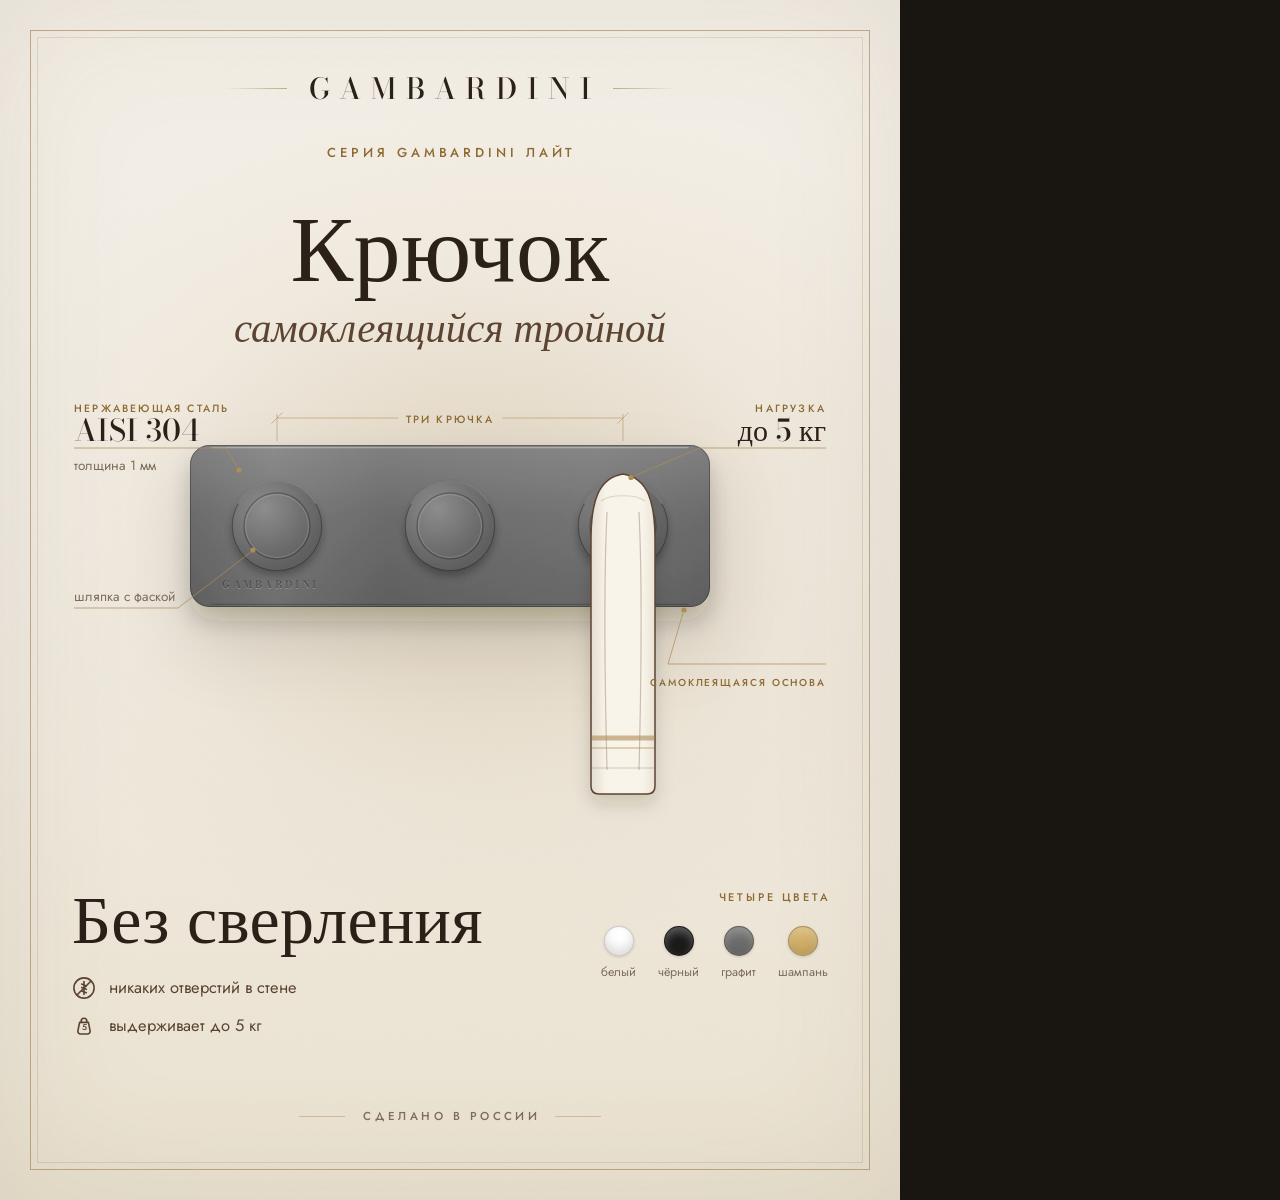
<file: card/card-a.html>
<!DOCTYPE html>
<html lang="ru">
<head>
<meta charset="UTF-8">
<title>GAMBARDINI ЛАЙТ — крючок самоклеящийся тройной</title>
<link rel="preconnect" href="https://fonts.googleapis.com">
<link rel="preconnect" href="https://fonts.gstatic.com" crossorigin>
<link href="https://fonts.googleapis.com/css2?family=Bodoni+Moda:ital,opsz,wght@0,6..96,400;0,6..96,500;0,6..96,600;1,6..96,400&family=Jost:wght@400;500&display=swap" rel="stylesheet">
<style>
  :root{
    --bg:#F2EDE4; --bg-2:#EAE3D4; --bg-3:#E2D9C6;
    --ink:#2B2118; --noce:#5C4432;
    --brass:#B08D57; --brass-ink:#8F6B33; --muted:#7D6F5C;
  }
  html,body{margin:0;padding:0;overflow:hidden;background:#191612}
  *{box-sizing:border-box}
  body{
    font-family:'Jost',sans-serif;
    font-feature-settings:"kern" 1;
    text-rendering:optimizeLegibility;
    -webkit-font-smoothing:antialiased;
  }

  #card{
    position:relative;width:900px;height:1200px;overflow:hidden;
    background:
      radial-gradient(760px 600px at 57% 44%, rgba(176,141,87,.13), rgba(176,141,87,0) 72%),
      linear-gradient(180deg,#F5F0E7 0%, #F2EDE4 46%, #EBE3D1 100%);
    color:var(--ink);
  }

  /* ---- паспарту ---- */
  .frame{position:absolute;inset:30px;border:1px solid rgba(143,107,51,.5);pointer-events:none;z-index:6}
  .frame-in{position:absolute;inset:37px;border:1px solid rgba(143,107,51,.18);pointer-events:none;z-index:6}

  /* ---- латунное пятно света (тёплый живой элемент) ---- */
  .glow{
    position:absolute;left:130px;top:270px;width:680px;height:540px;z-index:0;
    background:radial-gradient(closest-side, rgba(176,141,87,.16), rgba(176,141,87,0));
  }

  /* ---- шапка ---- */
  .brand{position:absolute;top:74px;left:0;right:0;display:flex;align-items:center;justify-content:center;gap:22px;z-index:3}
  .brand .word{
    font-family:'Bodoni Moda',serif;font-weight:500;font-size:29px;line-height:1;
    letter-spacing:.34em;margin-right:-.34em;color:var(--ink);
  }
  .brand i{display:block;width:64px;height:1px}
  .brand i.l{background:linear-gradient(90deg,rgba(176,141,87,0),rgba(176,141,87,.7))}
  .brand i.r{background:linear-gradient(90deg,rgba(176,141,87,.7),rgba(176,141,87,0))}

  .eyebrow{
    position:absolute;top:146px;left:0;right:0;text-align:center;z-index:3;
    font-weight:500;font-size:13px;line-height:1;letter-spacing:.3em;text-indent:.3em;
    color:var(--brass-ink);
  }

  /* ---- заголовок: крупная дидона с контрастом размеров ---- */
  .title{position:absolute;top:182px;left:0;right:0;text-align:center;z-index:3}
  .title .t1{
    display:block;font-family:'Bodoni Moda',serif;font-weight:500;
    font-size:94px;line-height:.95;letter-spacing:.005em;color:var(--ink);
  }
  .title .t2{
    display:block;margin-top:14px;font-family:'Bodoni Moda',serif;
    font-style:italic;font-weight:400;font-size:41px;line-height:1;color:var(--noce);
  }

  /* ---- сцена: товар + выноски ---- */
  .scene{position:absolute;inset:0;width:900px;height:1200px;z-index:2}
  .scene text{font-feature-settings:"kern" 1}
  .scene .cap{font-family:'Jost',sans-serif;font-weight:500;font-size:10.5px;letter-spacing:2.2px;fill:var(--brass-ink)}
  .scene .cap-s{font-family:'Jost',sans-serif;font-weight:500;font-size:10px;letter-spacing:1.9px;fill:var(--brass-ink)}
  .scene .val{font-family:'Bodoni Moda',serif;font-weight:500;font-size:30px;fill:var(--ink)}
  .scene .note{font-family:'Jost',sans-serif;font-weight:400;font-size:13.5px;fill:var(--muted)}
  .scene .eng{font-family:'Bodoni Moda',serif;font-weight:600;font-size:10px;letter-spacing:2.6px}
  .scene .lead{stroke:#B08D57;stroke-opacity:.72;stroke-width:1;fill:none}
  .scene .dim{stroke:#B08D57;stroke-opacity:.6;stroke-width:.9;fill:none}
  .scene .pt{fill:#B08D57}

  /* ---- главный бенефит ---- */
  .benefit{position:absolute;left:72px;top:884px;z-index:3}
  .benefit .big{
    font-family:'Bodoni Moda',serif;font-weight:500;font-size:68px;line-height:1;
    letter-spacing:.004em;color:var(--ink);
  }
  .benefit .row{display:flex;align-items:center;gap:13px;margin-top:24px}
  .benefit .row + .row{margin-top:14px}
  .benefit .row svg{flex:0 0 auto;display:block}
  .benefit .row span{font-size:16.5px;line-height:1.2;color:var(--noce)}

  /* ---- цвета ---- */
  .colors{position:absolute;right:72px;top:892px;text-align:right;z-index:3}
  .colors .cap{
    display:block;font-weight:500;font-size:11px;line-height:1;letter-spacing:.26em;margin-right:-.26em;
    color:var(--brass-ink);
  }
  .colors .row{display:flex;justify-content:flex-end;gap:22px;margin-top:23px}
  .sw{display:flex;flex-direction:column;align-items:center;gap:10px}
  .sw b{
    display:block;width:30px;height:30px;border-radius:50%;
    border:1px solid rgba(43,33,24,.22);
    box-shadow:inset 0 -6px 10px rgba(43,33,24,.14), inset 0 5px 8px rgba(255,255,255,.28), 0 1px 3px rgba(43,33,24,.18);
  }
  .sw span{font-size:12.5px;line-height:1;color:var(--muted)}

  /* ---- подпись листа ---- */
  .made{
    position:absolute;left:0;right:0;bottom:78px;z-index:3;
    display:flex;align-items:center;justify-content:center;gap:18px;
  }
  .made em{font-style:normal;font-weight:500;font-size:11.5px;line-height:1;letter-spacing:.3em;margin-right:-.3em;color:var(--muted)}
  .made i{display:block;width:46px;height:1px;background:rgba(176,141,87,.45)}

  /* ---- бумага ---- */
  .vignette{position:absolute;inset:0;z-index:4;pointer-events:none;box-shadow:inset 0 0 140px rgba(92,68,50,.10)}
  .grain{
    position:absolute;inset:0;z-index:7;pointer-events:none;opacity:.07;mix-blend-mode:multiply;
    background-image:url("data:image/svg+xml,%3Csvg xmlns='http://www.w3.org/2000/svg' width='240' height='240'%3E%3Cfilter id='n'%3E%3CfeTurbulence type='fractalNoise' baseFrequency='0.85' numOctaves='2' stitchTiles='stitch'/%3E%3CfeColorMatrix type='saturate' values='0'/%3E%3C/filter%3E%3Crect width='240' height='240' filter='url(%23n)' opacity='0.55'/%3E%3C/svg%3E");
    background-size:240px 240px;
  }
</style>
</head>
<body>
<div id="card">
  <div class="glow"></div>

  <header class="brand" aria-label="GAMBARDINI">
    <i class="l"></i><span class="word">GAMBARDINI</span><i class="r"></i>
  </header>

  <div class="eyebrow">СЕРИЯ GAMBARDINI&nbsp;ЛАЙТ</div>

  <h1 class="title">
    <span class="t1">Крючок</span>
    <span class="t2">самоклеящийся тройной</span>
  </h1>

  <svg class="scene" viewBox="0 0 900 1200" fill="none" xmlns="http://www.w3.org/2000/svg" aria-hidden="true">
    <defs>
      <linearGradient id="pg" x1="0" y1="0" x2="0" y2="1">
        <stop offset="0" stop-color="#808080"/>
        <stop offset=".42" stop-color="#6C6C6C"/>
        <stop offset="1" stop-color="#5F5F5F"/>
      </linearGradient>
      <linearGradient id="ps" x1="0" y1="0" x2="1" y2="0">
        <stop offset="0" stop-color="#FFFFFF" stop-opacity="0"/>
        <stop offset=".16" stop-color="#FFFFFF" stop-opacity=".10"/>
        <stop offset=".38" stop-color="#FFFFFF" stop-opacity="0"/>
        <stop offset=".78" stop-color="#FFFFFF" stop-opacity=".06"/>
        <stop offset="1" stop-color="#FFFFFF" stop-opacity="0"/>
      </linearGradient>
      <radialGradient id="dg" cx=".36" cy=".30" r=".85">
        <stop offset="0" stop-color="#8E8E8E"/>
        <stop offset=".5" stop-color="#707070"/>
        <stop offset="1" stop-color="#565656"/>
      </radialGradient>
      <linearGradient id="tw" x1="0" y1="0" x2="1" y2="0">
        <stop offset="0" stop-color="#5C4432" stop-opacity=".13"/>
        <stop offset=".24" stop-color="#5C4432" stop-opacity="0"/>
        <stop offset=".8" stop-color="#5C4432" stop-opacity="0"/>
        <stop offset="1" stop-color="#5C4432" stop-opacity=".09"/>
      </linearGradient>
      <filter id="wallShadow" x="-30%" y="-30%" width="160%" height="200%">
        <feDropShadow dx="0" dy="14" stdDeviation="12" flood-color="#2B2118" flood-opacity=".20"/>
        <feDropShadow dx="0" dy="34" stdDeviation="34" flood-color="#2B2118" flood-opacity=".11"/>
      </filter>
      <filter id="discShadow" x="-40%" y="-40%" width="180%" height="180%">
        <feDropShadow dx="0" dy="5" stdDeviation="4" flood-color="#000000" flood-opacity=".30"/>
      </filter>
      <filter id="towelShadow" x="-40%" y="-30%" width="180%" height="160%">
        <feDropShadow dx="0" dy="9" stdDeviation="9" flood-color="#2B2118" flood-opacity=".16"/>
      </filter>
    </defs>

    <!-- ======= планка ======= -->
    <g filter="url(#wallShadow)">
      <rect x="190" y="445" width="520" height="162" rx="19.5" fill="url(#pg)"/>
      <rect x="190" y="445" width="520" height="162" rx="19.5" fill="url(#ps)"/>
      <rect x="190.5" y="445.5" width="519" height="161" rx="19" stroke="#000000" stroke-opacity=".28"/>
      <path d="M212 447.6 H688" stroke="#FFFFFF" stroke-opacity=".32" stroke-width="1.4" stroke-linecap="round"/>
      <path d="M212 604.4 H688" stroke="#000000" stroke-opacity=".20" stroke-width="1.4" stroke-linecap="round"/>

      <!-- гравировка на планке -->
      <text class="eng" x="222" y="589" fill="#FFFFFF" fill-opacity=".28">GAMBARDINI</text>
      <text class="eng" x="222" y="588" fill="#000000" fill-opacity=".42">GAMBARDINI</text>

      <!-- ======= три крючка-пина ======= -->
      <g filter="url(#discShadow)">
        <circle cx="277" cy="526" r="44.7" fill="url(#dg)"/>
        <circle cx="277" cy="526" r="44.7" stroke="#000000" stroke-opacity=".32"/>
        <circle cx="277" cy="526" r="33" stroke="#000000" stroke-opacity=".25" stroke-width="1.4"/>
        <circle cx="277" cy="526" r="31.4" stroke="#FFFFFF" stroke-opacity=".17"/>
        <path d="M238.3 503.65 A44.7 44.7 0 0 1 315.7 503.65" stroke="#FFFFFF" stroke-opacity=".22" stroke-width="1.2"/>
      </g>
      <g filter="url(#discShadow)">
        <circle cx="450" cy="526" r="44.7" fill="url(#dg)"/>
        <circle cx="450" cy="526" r="44.7" stroke="#000000" stroke-opacity=".32"/>
        <circle cx="450" cy="526" r="33" stroke="#000000" stroke-opacity=".25" stroke-width="1.4"/>
        <circle cx="450" cy="526" r="31.4" stroke="#FFFFFF" stroke-opacity=".17"/>
        <path d="M411.3 503.65 A44.7 44.7 0 0 1 488.7 503.65" stroke="#FFFFFF" stroke-opacity=".22" stroke-width="1.2"/>
      </g>
      <g filter="url(#discShadow)">
        <circle cx="623" cy="526" r="44.7" fill="url(#dg)"/>
        <circle cx="623" cy="526" r="44.7" stroke="#000000" stroke-opacity=".32"/>
        <circle cx="623" cy="526" r="33" stroke="#000000" stroke-opacity=".25" stroke-width="1.4"/>
        <circle cx="623" cy="526" r="31.4" stroke="#FFFFFF" stroke-opacity=".17"/>
        <path d="M584.3 503.65 A44.7 44.7 0 0 1 661.7 503.65" stroke="#FFFFFF" stroke-opacity=".22" stroke-width="1.2"/>
      </g>
    </g>

    <!-- ======= полотенце на правом крючке ======= -->
    <g filter="url(#towelShadow)">
      <path d="M591 540 C591 502 598 478 623 474 C648 478 655 502 655 540 L655 786 Q655 794 647 794 L599 794 Q591 794 591 786 Z"
            fill="#FAF5EA" stroke="#5C4432" stroke-width="1.5" stroke-linejoin="round"/>
      <path d="M591 540 C591 502 598 478 623 474 C648 478 655 502 655 540 L655 786 Q655 794 647 794 L599 794 Q591 794 591 786 Z"
            fill="url(#tw)"/>
      <path d="M601 501 C610 494 636 494 645 501" stroke="#5C4432" stroke-opacity=".18" stroke-width="1.1"/>
      <path d="M607 512 C604 575 605 690 607 770" stroke="#5C4432" stroke-opacity=".30" stroke-width="1.2"/>
      <path d="M639 512 C642 575 641 690 639 770" stroke="#5C4432" stroke-opacity=".30" stroke-width="1.2"/>
      <path d="M591.8 738 H654.2" stroke="#B08D57" stroke-opacity=".6" stroke-width="5"/>
      <path d="M591.8 748 H654.2" stroke="#B08D57" stroke-opacity=".5" stroke-width="1.4"/>
      <path d="M591.8 768 H654.2" stroke="#5C4432" stroke-opacity=".25"/>
    </g>

    <!-- ======= размерная линия: три крючка ======= -->
    <g>
      <path class="dim" d="M277 414 V441 M623 414 V441"/>
      <path class="dim" d="M277 418 H398 M502 418 H623"/>
      <path class="dim" d="M271.5 423.5 L282.5 412.5 M617.5 423.5 L628.5 412.5"/>
      <text class="cap" x="450" y="423" text-anchor="middle">ТРИ КРЮЧКА</text>
    </g>

    <!-- ======= выноска: сталь ======= -->
    <g>
      <text class="cap" x="74" y="412">НЕРЖАВЕЮЩАЯ СТАЛЬ</text>
      <text class="val" x="74" y="441">AISI&#160;304</text>
      <text class="note" x="74" y="470">толщина 1&#160;мм</text>
      <path class="lead" d="M74 448 H226 L237 467"/>
      <circle class="pt" cx="239" cy="470" r="2.6"/>
    </g>

    <!-- ======= выноска: нагрузка ======= -->
    <g>
      <text class="cap" x="826" y="412" text-anchor="end">НАГРУЗКА</text>
      <text class="val" x="826" y="441" text-anchor="end">до&#160;5&#160;кг</text>
      <path class="lead" d="M826 448 H700 L634 476"/>
      <circle class="pt" cx="631" cy="477.5" r="2.6"/>
    </g>

    <!-- ======= выноска: самоклеящаяся основа ======= -->
    <g>
      <path class="lead" d="M826 664 H668 L683 613"/>
      <circle class="pt" cx="684" cy="610" r="2.6"/>
      <text class="cap-s" x="826" y="686" text-anchor="end">САМОКЛЕЯЩАЯСЯ ОСНОВА</text>
    </g>

    <!-- ======= выноска: шляпка с фаской ======= -->
    <g>
      <text class="note" x="74" y="601">шляпка с&#160;фаской</text>
      <path class="lead" d="M74 608 H178 L251 552"/>
      <circle class="pt" cx="253" cy="550" r="2.6"/>
    </g>
  </svg>

  <!-- ======= главный бенефит ======= -->
  <section class="benefit">
    <div class="big">Без сверления</div>
    <div class="row">
      <svg width="24" height="24" viewBox="0 0 24 24" fill="none" stroke="#5C4432" stroke-width="1.6" stroke-linecap="round" stroke-linejoin="round">
        <circle cx="12" cy="12" r="10.1"/>
        <path d="M12 5.6 V18.4"/>
        <path d="M9.7 8.1 L14.3 9.9 M9.7 11.5 L14.3 13.3 M9.7 14.9 L14.3 16.7"/>
        <path d="M5.2 18.8 L18.8 5.2"/>
      </svg>
      <span>никаких отверстий в&nbsp;стене</span>
    </div>
    <div class="row">
      <svg width="24" height="24" viewBox="0 0 24 24" fill="none" stroke="#5C4432" stroke-width="1.6" stroke-linecap="round" stroke-linejoin="round">
        <path d="M9.2 8.4 V7.1 a2.8 2.8 0 0 1 5.6 0 V8.4"/>
        <path d="M7.6 8.4 h8.8 l1.7 8.3 a2.7 2.7 0 0 1 -2.65 3.3 H8.55 a2.7 2.7 0 0 1 -2.65 -3.3 Z"/>
        <text x="12" y="16.4" text-anchor="middle" font-family="Jost, sans-serif" font-size="8.5" font-weight="500" fill="#5C4432" stroke="none">5</text>
      </svg>
      <span>выдерживает до&nbsp;5&nbsp;кг</span>
    </div>
  </section>

  <!-- ======= цвета ======= -->
  <aside class="colors">
    <span class="cap">ЧЕТЫРЕ ЦВЕТА</span>
    <div class="row">
      <div class="sw"><b style="background:#FFFFFF"></b><span>белый</span></div>
      <div class="sw"><b style="background:#1A1A1A"></b><span>чёрный</span></div>
      <div class="sw"><b style="background:#6E6E6E"></b><span>графит</span></div>
      <div class="sw"><b style="background:#D6B36A"></b><span>шампань</span></div>
    </div>
  </aside>

  <footer class="made">
    <i></i><em>СДЕЛАНО В&nbsp;РОССИИ</em><i></i>
  </footer>

  <div class="vignette"></div>
  <div class="frame"></div>
  <div class="frame-in"></div>
  <div class="grain"></div>
</div>
</body>
</html>
</file>
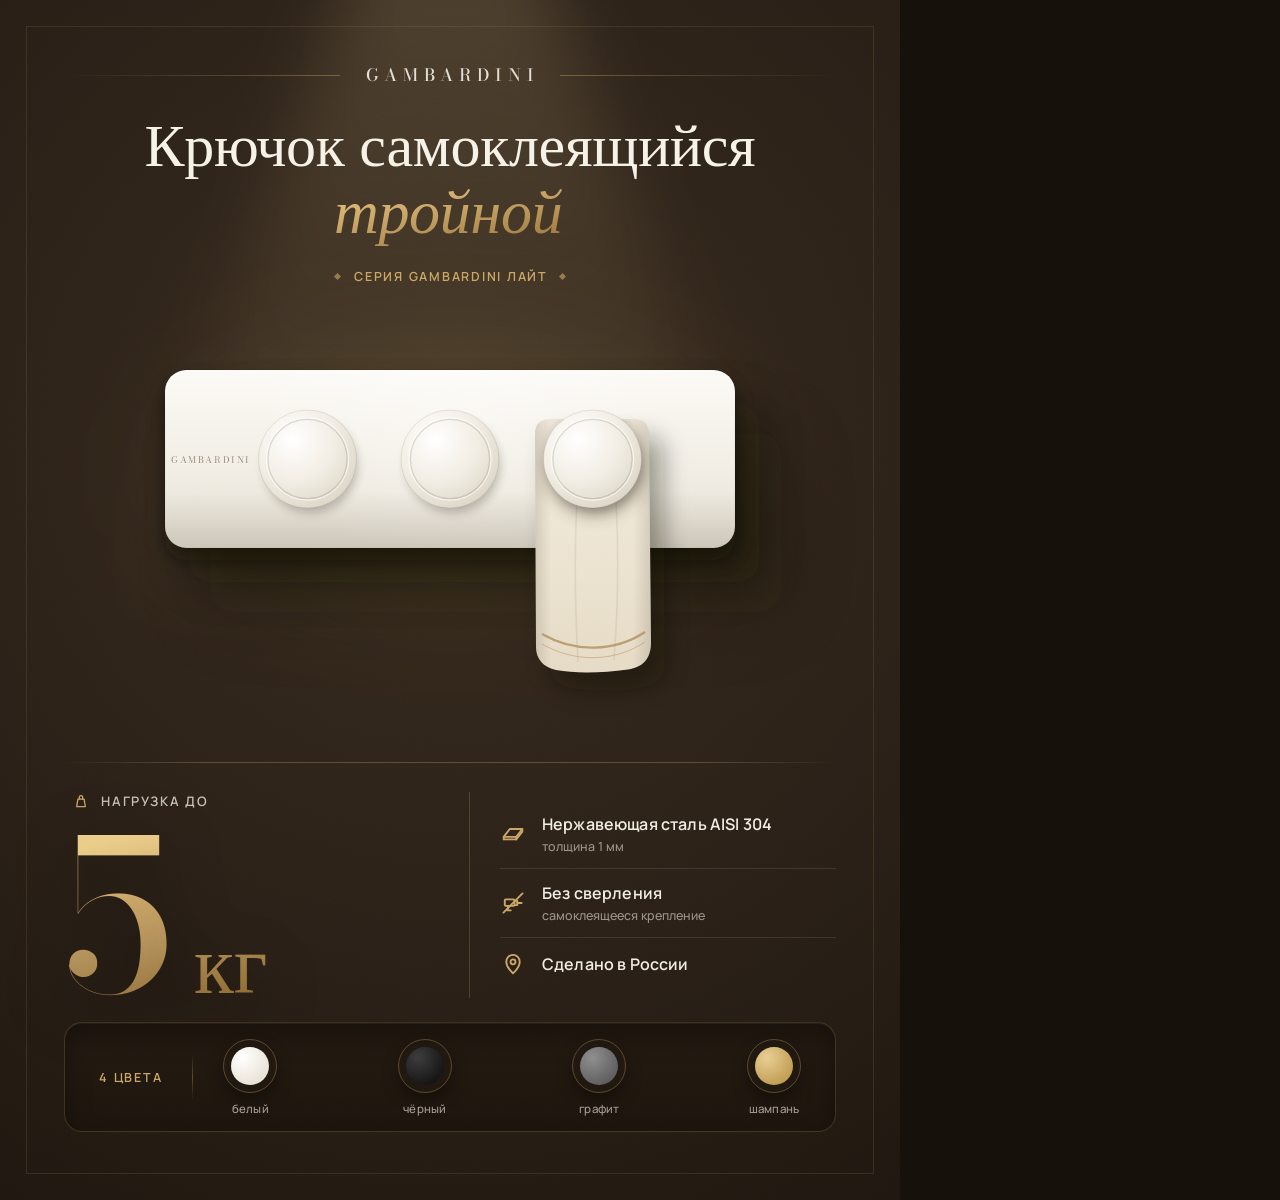
<file: card/card-b.html>
<!doctype html>
<html lang="ru">
<head>
<meta charset="utf-8">
<title>GAMBARDINI ЛАЙТ — Крючок самоклеящийся тройной · 900×1200</title>
<link rel="preconnect" href="https://fonts.googleapis.com">
<link rel="preconnect" href="https://fonts.gstatic.com" crossorigin>
<link href="https://fonts.googleapis.com/css2?family=Bodoni+Moda:ital,opsz,wght@0,6..96,400..700;1,6..96,400..700&family=Manrope:wght@400..700&display=swap" rel="stylesheet">
<style>
  html, body { margin: 0; }
  body { overflow: hidden; background: #17110B; }

  :root{
    --bg:      #F2EDE4;
    --ink:     #2B2118;
    --noce:    #5C4432;
    --brass:   #B08D57;
    --brass-2: #C9A465;
    --brass-ink:#8F6B33;
    --cream:   #F2EDE4;
  }

  #card{
    position: relative;
    width: 900px; height: 1200px;
    overflow: hidden;
    background:
      radial-gradient(130% 96% at 50% 36%,
        #372B1E 0%, #2B2118 42%, #211911 72%, #17110B 100%);
    font-family: 'Manrope', 'Segoe UI', sans-serif;
    color: var(--cream);
    font-feature-settings: "kern";
    text-rendering: optimizeLegibility;
  }

  /* ---------- light: spotlight cone + warm glow (behind everything) ---------- */
  .light{ position:absolute; inset:0; width:100%; height:100%; }

  /* ---------- hairline vitrine frame ---------- */
  .frame{
    position:absolute; inset:26px;
    border:1px solid rgba(176,141,87,.16);
    pointer-events:none;
  }

  /* ---------- brand wordmark ---------- */
  .brand{
    position:absolute; top:62px; left:64px; right:64px;
    display:flex; align-items:center; gap:26px;
  }
  .brand .hl{ flex:1; height:1px; }
  .brand .hl.l{ background:linear-gradient(90deg, transparent, rgba(176,141,87,.5)); }
  .brand .hl.r{ background:linear-gradient(270deg, transparent, rgba(176,141,87,.5)); }
  .brand .wm{
    font-family:'Bodoni Moda', serif;
    font-size:17px; font-weight:500;
    letter-spacing:.35em; margin-right:-.35em;
    color:rgba(242,237,228,.92);
    white-space:nowrap;
  }

  /* ---------- title ---------- */
  .title{
    position:absolute; top:112px; left:64px; right:64px;
    margin:0; text-align:center;
    font-family:'Bodoni Moda', serif;
    font-weight:500; font-size:60px; line-height:1.09;
    letter-spacing:-.005em;
    color:#F7F2E7;
  }
  .title em{
    font-style:italic; font-weight:500; font-size:62px;
    display:inline-block; padding:0 .09em .04em .03em;
    background:linear-gradient(170deg, #E8C77F 8%, #C6A063 48%, #96713A 96%);
    -webkit-background-clip:text; background-clip:text;
    color:transparent;
  }

  /* ---------- series line ---------- */
  .series{
    position:absolute; top:268px; left:0; right:0;
    display:flex; align-items:center; justify-content:center; gap:14px;
    font-size:12.5px; font-weight:600; color:var(--brass-2);
  }
  .series b{ font-weight:600; letter-spacing:.14em; margin-right:-.14em; white-space:nowrap; }
  .lz{ width:5px; height:5px; transform:rotate(45deg); background:rgba(176,141,87,.75); }

  /* ---------- product scene ---------- */
  .scene{ position:absolute; top:292px; left:70px; width:760px; height:440px; }
  .scene svg{ display:block; overflow:visible; }

  /* ---------- divider ---------- */
  .rule{
    position:absolute; top:762px; left:64px; right:64px; height:1px;
    background:linear-gradient(90deg, transparent, rgba(176,141,87,.38) 18%, rgba(176,141,87,.38) 82%, transparent);
  }

  /* ---------- facts: 5 kg + specs ---------- */
  .facts{
    position:absolute; top:792px; left:64px; right:64px; height:206px;
    display:flex; justify-content:space-between;
  }
  .load{ display:flex; flex-direction:column; justify-content:space-between; }
  .eyebrow{
    display:flex; align-items:center; gap:11px;
    margin-left:8px;
    font-size:13px; font-weight:600; letter-spacing:.14em;
    color:rgba(242,237,228,.78);
    white-space:nowrap;
  }
  .eyebrow svg{ flex:0 0 18px; }
  .kgwrap{ filter:drop-shadow(0 22px 34px rgba(0,0,0,.45)); }
  .kg{
    font-family:'Bodoni Moda', serif; font-weight:500; line-height:.76;
    background:linear-gradient(168deg, #EACB86 8%, #C6A063 40%, #B08D57 62%, #8F6B33 96%);
    -webkit-background-clip:text; background-clip:text; color:transparent;
    white-space:nowrap;
  }
  .kg .five{ font-size:214px; }
  .kg .unit{ font-size:82px; }

  .specs{
    list-style:none; margin:0; width:336px;
    padding:0 0 0 30px;
    border-left:1px solid rgba(176,141,87,.28);
    display:flex; flex-direction:column; justify-content:center;
  }
  .specs li{ display:flex; align-items:center; gap:16px; padding:13px 0; }
  .specs li + li{ border-top:1px solid rgba(242,237,228,.10); }
  .specs li svg{ flex:0 0 26px; }
  .specs b{
    display:block; font-size:16px; font-weight:600;
    letter-spacing:.01em; color:var(--cream);
  }
  .specs span{
    display:block; margin-top:3px;
    font-size:12.5px; font-weight:500;
    color:rgba(242,237,228,.55);
  }

  /* ---------- colour tray (jeweler palette on velvet) ---------- */
  .tray{
    position:absolute; top:1022px; left:64px; right:64px; height:110px;
    border-radius:18px;
    background:linear-gradient(180deg, #231A11, #1D150D);
    border:1px solid rgba(176,141,87,.22);
    box-shadow: inset 0 1px 0 rgba(242,237,228,.05), inset 0 12px 26px rgba(0,0,0,.35);
    display:flex; align-items:center; gap:30px;
    padding:0 34px;
    box-sizing:border-box;
  }
  .tray .lbl{
    font-size:12.5px; font-weight:600; letter-spacing:.14em;
    color:var(--brass-2); white-space:nowrap;
  }
  .tray .div{
    width:1px; height:46px;
    background:linear-gradient(180deg, transparent, rgba(176,141,87,.4), transparent);
  }
  .sw-row{ flex:1; display:flex; justify-content:space-between; }
  .sw{ display:flex; flex-direction:column; align-items:center; gap:8px; }
  .sw .ring{
    width:52px; height:52px; border-radius:50%;
    border:1px solid rgba(176,141,87,.4);
    display:flex; align-items:center; justify-content:center;
    box-shadow:0 8px 16px rgba(0,0,0,.35);
  }
  .sw .dot{ width:38px; height:38px; border-radius:50%; }
  .dot.w{ background:radial-gradient(circle at 32% 28%, #FFFFFF, #E9E3D6 74%); }
  .dot.k{ background:radial-gradient(circle at 32% 28%, #3B3B3B, #141414 76%); }
  .dot.g{ background:radial-gradient(circle at 32% 28%, #8B8B8B, #5B5B5B 76%); }
  .dot.c{ background:radial-gradient(circle at 32% 28%, #E9CD8F, #BE9A50 76%); }
  .sw i{
    font-style:normal; font-size:11.5px; font-weight:500;
    letter-spacing:.02em; color:rgba(242,237,228,.62);
  }

  /* ---------- film grain ---------- */
  .grain{
    position:absolute; inset:0; pointer-events:none;
    background-image:url("data:image/svg+xml;utf8,<svg xmlns='http://www.w3.org/2000/svg' width='280' height='280'><filter id='n'><feTurbulence type='fractalNoise' baseFrequency='0.85' numOctaves='2' stitchTiles='stitch'/><feColorMatrix type='matrix' values='0 0 0 0 1 0 0 0 0 1 0 0 0 0 1 0.9 0 0 0 0'/></filter><rect width='280' height='280' filter='url(%23n)'/></svg>");
    background-size:280px;
    opacity:.07; mix-blend-mode:overlay;
  }
</style>
</head>
<body>
<div id="card">

  <!-- warm spotlight: cone + glow -->
  <svg class="light" viewBox="0 0 900 1200" aria-hidden="true">
    <defs>
      <linearGradient id="cone" x1="0" y1="0" x2="0" y2="1">
        <stop offset="0"   stop-color="#ECD196" stop-opacity=".17"/>
        <stop offset=".55" stop-color="#ECD196" stop-opacity=".06"/>
        <stop offset="1"   stop-color="#ECD196" stop-opacity="0"/>
      </linearGradient>
      <radialGradient id="glow" cx="50%" cy="50%" r="50%">
        <stop offset="0" stop-color="#D6B36A" stop-opacity=".22"/>
        <stop offset="1" stop-color="#D6B36A" stop-opacity="0"/>
      </radialGradient>
      <filter id="lb" x="-40%" y="-40%" width="180%" height="180%"><feGaussianBlur stdDeviation="34"/></filter>
      <filter id="lb2" x="-60%" y="-60%" width="220%" height="220%"><feGaussianBlur stdDeviation="52"/></filter>
    </defs>
    <polygon points="366,-60 534,-60 792,640 108,640" fill="url(#cone)" filter="url(#lb)"/>
    <ellipse cx="450" cy="470" rx="340" ry="170" fill="url(#glow)" filter="url(#lb2)"/>
  </svg>

  <div class="frame"></div>

  <!-- wordmark -->
  <header class="brand">
    <span class="hl l"></span>
    <span class="wm">GAMBARDINI</span>
    <span class="hl r"></span>
  </header>

  <!-- title -->
  <h1 class="title">Крючок самоклеящийся<br><em>тройной</em></h1>

  <div class="series">
    <i class="lz"></i>
    <b>СЕРИЯ GAMBARDINI&nbsp;ЛАЙТ</b>
    <i class="lz"></i>
  </div>

  <!-- product: wall bar, three pins, towel on the right pin -->
  <div class="scene">
    <svg width="760" height="440" viewBox="0 0 760 440" aria-hidden="true">
      <defs>
        <linearGradient id="plateGrad" x1="0" y1="78" x2="0" y2="256" gradientUnits="userSpaceOnUse">
          <stop offset="0"   stop-color="#FCFAF6"/>
          <stop offset=".55" stop-color="#F2EEE5"/>
          <stop offset="1"   stop-color="#E5DFD1"/>
        </linearGradient>
        <radialGradient id="sheen" gradientUnits="userSpaceOnUse" cx="380" cy="70" r="300">
          <stop offset="0"  stop-color="#FFFFFF" stop-opacity=".38"/>
          <stop offset=".7" stop-color="#FFFFFF" stop-opacity="0"/>
        </radialGradient>
        <linearGradient id="plateBottom" x1="0" y1="200" x2="0" y2="256" gradientUnits="userSpaceOnUse">
          <stop offset="0" stop-color="#2B2118" stop-opacity="0"/>
          <stop offset="1" stop-color="#2B2118" stop-opacity=".14"/>
        </linearGradient>
        <linearGradient id="topline" x1="0" y1="78" x2="0" y2="142" gradientUnits="userSpaceOnUse">
          <stop offset="0" stop-color="#FFFFFF" stop-opacity=".8"/>
          <stop offset="1" stop-color="#FFFFFF" stop-opacity="0"/>
        </linearGradient>
        <radialGradient id="discGrad" cx="35%" cy="30%" r="80%">
          <stop offset="0"   stop-color="#FFFFFF"/>
          <stop offset=".55" stop-color="#F2EDE3"/>
          <stop offset="1"   stop-color="#D9D2C2"/>
        </radialGradient>
        <linearGradient id="towelGrad" x1="0" y1="127" x2="0" y2="382" gradientUnits="userSpaceOnUse">
          <stop offset="0" stop-color="#F5EEDF"/>
          <stop offset="1" stop-color="#E5DAC4"/>
        </linearGradient>
        <linearGradient id="shadeL" x1="0" y1="0" x2="1" y2="0">
          <stop offset="0" stop-color="#2B2118" stop-opacity=".16"/>
          <stop offset="1" stop-color="#2B2118" stop-opacity="0"/>
        </linearGradient>
        <linearGradient id="shadeR" x1="1" y1="0" x2="0" y2="0">
          <stop offset="0" stop-color="#2B2118" stop-opacity=".14"/>
          <stop offset="1" stop-color="#2B2118" stop-opacity="0"/>
        </linearGradient>

        <filter id="b6"  x="-60%" y="-60%" width="220%" height="220%"><feGaussianBlur stdDeviation="5"/></filter>
        <filter id="b10" x="-60%" y="-60%" width="220%" height="220%"><feGaussianBlur stdDeviation="9"/></filter>
        <filter id="b14" x="-60%" y="-60%" width="220%" height="220%"><feGaussianBlur stdDeviation="12"/></filter>
        <filter id="b26" x="-80%" y="-80%" width="260%" height="260%"><feGaussianBlur stdDeviation="22"/></filter>
        <filter id="b44" x="-90%" y="-90%" width="280%" height="280%"><feGaussianBlur stdDeviation="38"/></filter>

        <clipPath id="plateClip"><rect x="95" y="78" width="570" height="178" rx="21.4"/></clipPath>

        <path id="towelP" d="M465 142 C465 132 470 127 481 127 L563 127 C574 127 579 132 579 142
                             L581 350 C581 367 573 375 558 377.5 C532 381 505 381.5 486 378
                             C474 375.5 466 367.5 466 355 Z"/>
        <clipPath id="towelClip"><use href="#towelP"/></clipPath>

        <g id="pinProto">
          <circle cx="3" cy="7" r="47" fill="#241A10" opacity=".26" filter="url(#b6)"/>
          <circle r="49" fill="url(#discGrad)" stroke="rgba(43,33,24,.10)" stroke-width="1"/>
          <circle r="41.2" fill="none" stroke="rgba(255,255,255,.75)" stroke-width="1"/>
          <circle r="39.6" fill="none" stroke="rgba(43,33,24,.15)" stroke-width="1.2"/>
        </g>
      </defs>

      <!-- long soft vitrine shadow, three layers -->
      <g fill="#0D0803">
        <rect x="95" y="78" width="570" height="178" rx="21.4" transform="translate(46,64)" filter="url(#b44)" opacity=".28"/>
        <rect x="95" y="78" width="570" height="178" rx="21.4" transform="translate(24,34)" filter="url(#b26)" opacity=".38"/>
        <rect x="95" y="78" width="570" height="178" rx="21.4" transform="translate(0,12)"  filter="url(#b10)" opacity=".5"/>
      </g>

      <!-- wall bar 480×150 (×1.1875), r 18 -->
      <rect x="95" y="78" width="570" height="178" rx="21.4" fill="url(#plateGrad)" stroke="rgba(43,33,24,.08)" stroke-width="1"/>
      <g clip-path="url(#plateClip)">
        <rect x="95" y="78" width="570" height="178" fill="url(#sheen)"/>
        <rect x="95" y="78" width="570" height="178" fill="url(#plateBottom)"/>
      </g>
      <rect x="96" y="79" width="568" height="176" rx="20.4" fill="none" stroke="url(#topline)" stroke-width="1.1"/>

      <!-- engraving -->
      <text x="141" y="171.8" text-anchor="middle" font-family="'Bodoni Moda', serif" font-size="9"
            letter-spacing="1.6" fill="#FFFFFF" opacity=".5">GAMBARDINI</text>
      <text x="141" y="171" text-anchor="middle" font-family="'Bodoni Moda', serif" font-size="9"
            letter-spacing="1.6" fill="#6E5B44" opacity=".72">GAMBARDINI</text>

      <!-- towel on the right pin (drawn behind its disc) -->
      <use href="#towelP" transform="translate(14,18)" fill="#0D0803" opacity=".38" filter="url(#b14)"/>
      <use href="#towelP" fill="url(#towelGrad)"/>
      <g clip-path="url(#towelClip)">
        <rect x="463" y="127" width="18" height="256" fill="url(#shadeL)"/>
        <rect x="563" y="127" width="18" height="256" fill="url(#shadeR)"/>
        <path d="M508 195 C504 250 505 315 508 370" stroke="rgba(43,33,24,.08)" stroke-width="1.6" fill="none"/>
        <path d="M545 195 C549 250 548 315 544 368" stroke="rgba(43,33,24,.08)" stroke-width="1.6" fill="none"/>
        <path d="M472 342 C505 361 545 360 575 340" stroke="#B08D57" stroke-width="2.2" opacity=".8" fill="none"/>
        <path d="M472 352 C505 371 545 370 575 350" stroke="#B08D57" stroke-width="1" opacity=".5" fill="none"/>
        <circle cx="525" cy="172" r="51" fill="#20160C" opacity=".32" filter="url(#b10)"/>
      </g>

      <!-- three pins, disc = 55% of bar height, concentric chamfer ring -->
      <use href="#pinProto" transform="translate(237.5,167)"/>
      <use href="#pinProto" transform="translate(380,167)"/>
      <use href="#pinProto" transform="translate(522.5,167)"/>
    </svg>
  </div>

  <div class="rule"></div>

  <!-- load + specs -->
  <section class="facts">
    <div class="load">
      <div class="eyebrow">
        <svg width="18" height="18" viewBox="0 0 24 24" fill="none" stroke="#C9A465" stroke-width="1.7" stroke-linecap="round" stroke-linejoin="round">
          <path d="M6.2 19.6 L7.9 9.4 H16.1 L17.8 19.6 Z"/>
          <path d="M9.7 9.4 V7.6 C9.7 5.9 10.7 4.9 12 4.9 C13.3 4.9 14.3 5.9 14.3 7.6 V9.4"/>
        </svg>
        <span>НАГРУЗКА ДО</span>
      </div>
      <div class="kgwrap"><div class="kg"><span class="five">5</span><span class="unit">&nbsp;кг</span></div></div>
    </div>

    <ul class="specs">
      <li>
        <svg width="26" height="26" viewBox="0 0 24 24" fill="none" stroke="#C9A465" stroke-width="1.7" stroke-linecap="round" stroke-linejoin="round">
          <path d="M3.4 14.6 L9 7.4 H20.6 L15 14.6 Z"/>
          <path d="M3.4 14.6 V17 H15 V14.6"/>
          <path d="M15 17 L20.6 9.8 V7.4"/>
        </svg>
        <div><b>Нержавеющая сталь AISI&nbsp;304</b><span>толщина 1&nbsp;мм</span></div>
      </li>
      <li>
        <svg width="26" height="26" viewBox="0 0 24 24" fill="none" stroke="#C9A465" stroke-width="1.7" stroke-linecap="round" stroke-linejoin="round">
          <path d="M5.4 8.6 h7 a1 1 0 0 1 1 1 v4 a1 1 0 0 1 -1 1 h-7 a1 1 0 0 1 -1 -1 v-4 a1 1 0 0 1 1 -1 Z"/>
          <path d="M13.4 10.1 h2.6 v3.8 h-2.6"/>
          <path d="M16 12 h4"/>
          <path d="M7.6 14.6 l-.9 4.2 h3.2"/>
          <path d="M3.2 20.8 L20.8 3.2"/>
        </svg>
        <div><b>Без сверления</b><span>самоклеящееся крепление</span></div>
      </li>
      <li>
        <svg width="26" height="26" viewBox="0 0 24 24" fill="none" stroke="#C9A465" stroke-width="1.7" stroke-linecap="round" stroke-linejoin="round">
          <path d="M12 20.6 C12 20.6 5.8 14.7 5.8 10.1 C5.8 6.3 8.5 3.6 12 3.6 C15.5 3.6 18.2 6.3 18.2 10.1 C18.2 14.7 12 20.6 12 20.6 Z"/>
          <circle cx="12" cy="10" r="2.3"/>
        </svg>
        <div><b>Сделано в России</b></div>
      </li>
    </ul>
  </section>

  <!-- jeweler colour tray -->
  <section class="tray">
    <span class="lbl">4&nbsp;ЦВЕТА</span>
    <span class="div"></span>
    <div class="sw-row">
      <div class="sw"><span class="ring"><span class="dot w"></span></span><i>белый</i></div>
      <div class="sw"><span class="ring"><span class="dot k"></span></span><i>чёрный</i></div>
      <div class="sw"><span class="ring"><span class="dot g"></span></span><i>графит</i></div>
      <div class="sw"><span class="ring"><span class="dot c"></span></span><i>шампань</i></div>
    </div>
  </section>

  <div class="grain"></div>
</div>
</body>
</html>
</file>
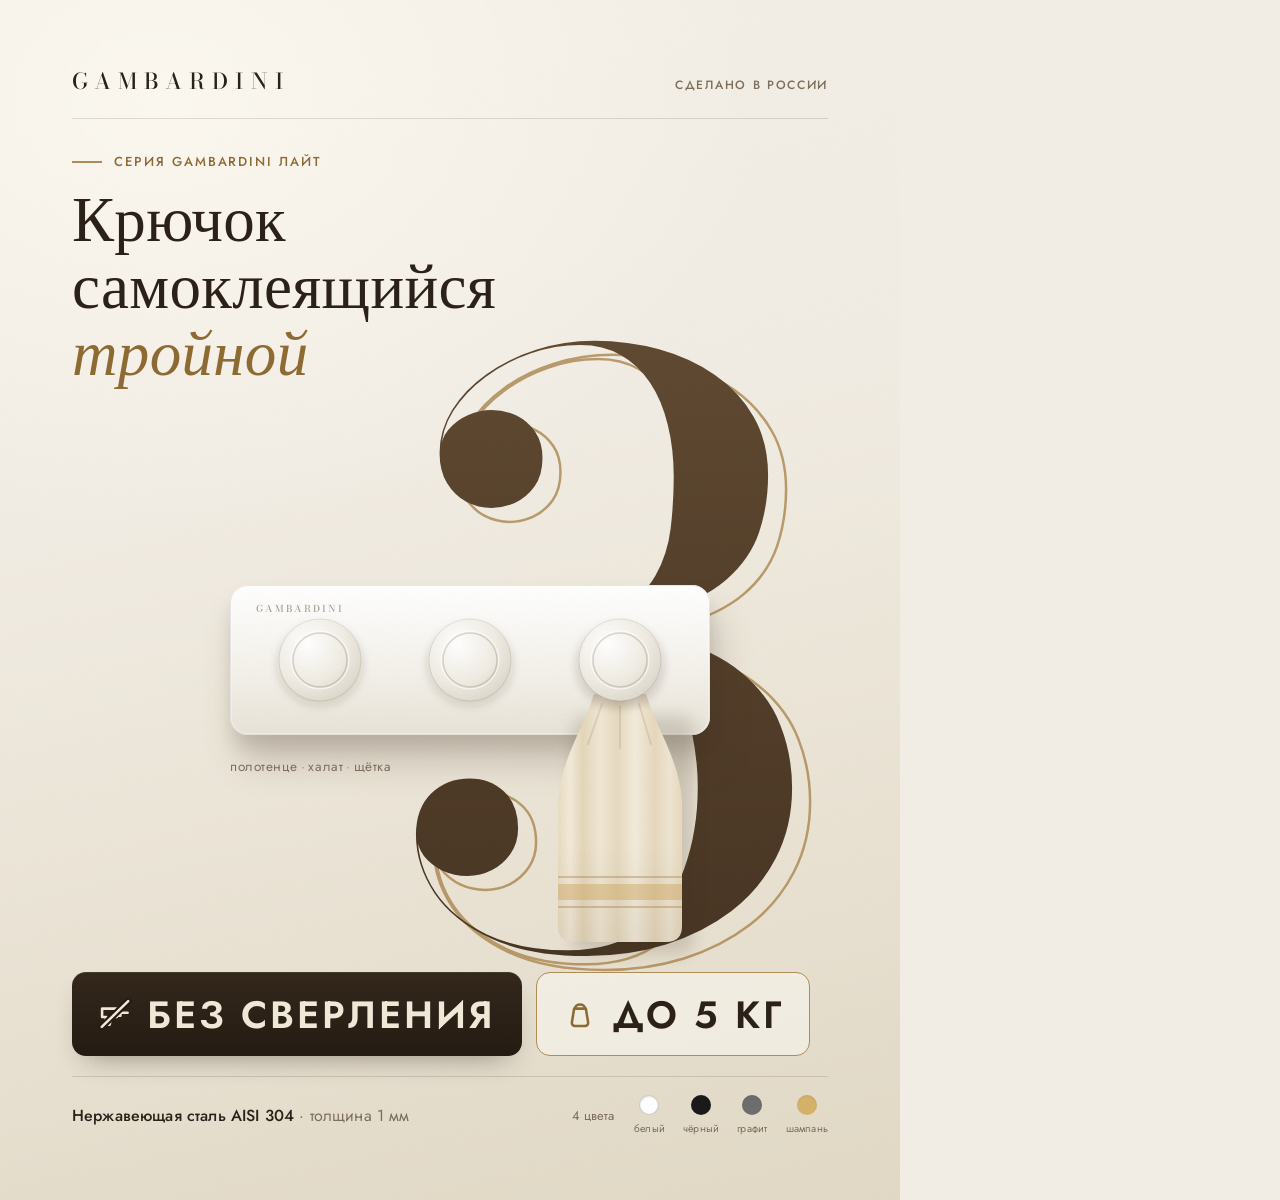
<file: card/card-c.html>
<!doctype html>
<html lang="ru">
<head>
<meta charset="utf-8">
<meta name="viewport" content="width=900">
<title>GAMBARDINI ЛАЙТ — Крючок самоклеящийся тройной</title>
<link rel="preconnect" href="https://fonts.googleapis.com">
<link rel="preconnect" href="https://fonts.gstatic.com" crossorigin>
<link href="https://fonts.googleapis.com/css2?family=Bodoni+Moda:ital,opsz,wght@0,6..96,400..900;1,6..96,400..900&family=Jost:wght@300..700&display=swap" rel="stylesheet">
<style>
  :root{
    --bg:#F2EDE4; --bg-2:#EAE3D4; --bg-3:#E2D9C6;
    --ink:#2B2118; --noce:#5C4432; --brass:#B08D57; --brass-ink:#8F6B33; --muted:#7D6F5C;
  }
  html,body{margin:0;padding:0;overflow:hidden;background:var(--bg)}
  *{box-sizing:border-box;font-feature-settings:"kern"}

  #card{
    position:relative;width:900px;height:1200px;overflow:hidden;
    background:
      radial-gradient(1100px 800px at 18% 8%, rgba(255,252,244,.75) 0%, rgba(255,252,244,0) 55%),
      linear-gradient(168deg, #F4EFE7 0%, var(--bg) 38%, var(--bg-2) 72%, var(--bg-3) 100%);
    font-family:"Jost",system-ui,sans-serif;color:var(--ink);
  }

  /* ── grain ─────────────────────────────────────────── */
  .grain{
    position:absolute;inset:0;z-index:40;pointer-events:none;
    opacity:.05;mix-blend-mode:multiply;
    background-image:url("data:image/svg+xml;utf8,<svg xmlns='http://www.w3.org/2000/svg' width='260' height='260'><filter id='n'><feTurbulence type='fractalNoise' baseFrequency='0.85' numOctaves='2' stitchTiles='stitch'/><feColorMatrix type='saturate' values='0'/></filter><rect width='100%25' height='100%25' filter='url(%23n)'/></svg>");
  }

  /* ── header ────────────────────────────────────────── */
  .head{
    position:absolute;left:72px;right:72px;top:64px;z-index:20;
    display:flex;justify-content:space-between;align-items:baseline;
  }
  .wordmark{
    font-family:"Bodoni Moda",serif;font-weight:500;font-size:22px;
    letter-spacing:.32em;color:var(--ink);
  }
  .origin{
    font-size:12px;font-weight:500;letter-spacing:.14em;color:var(--muted);
    text-transform:uppercase;
  }
  .head-rule{
    position:absolute;left:72px;right:72px;top:118px;height:1px;z-index:20;
    background:rgba(43,33,24,.14);
  }

  /* ── title ─────────────────────────────────────────── */
  .title-block{position:absolute;left:72px;top:152px;z-index:20}
  .eyebrow{
    display:flex;align-items:center;gap:12px;
    font-size:13px;font-weight:500;letter-spacing:.15em;
    color:var(--brass-ink);text-transform:uppercase;
  }
  .eyebrow::before{content:"";width:30px;height:2px;background:var(--brass)}
  h1{
    margin:14px 0 0;font-family:"Bodoni Moda",serif;font-weight:500;
    font-size:63px;line-height:1.06;letter-spacing:.005em;color:var(--ink);
  }
  h1 em{font-style:italic;font-weight:500;color:var(--brass-ink)}

  /* ── hero art ──────────────────────────────────────── */
  .hero{position:absolute;inset:0;z-index:10;display:block}

  .caption{
    position:absolute;left:230px;top:757px;z-index:20;
    font-size:13.5px;font-weight:400;letter-spacing:.04em;color:var(--muted);
  }
  .caption b{font-weight:400;color:var(--brass);padding:0 3px}

  /* ── benefit chips ─────────────────────────────────── */
  .chips{position:absolute;left:72px;top:972px;z-index:20;display:flex;gap:14px}
  .chip{
    height:84px;display:flex;align-items:center;gap:14px;
    padding:0 25px;border-radius:14px;
    font-size:38px;font-weight:600;letter-spacing:.08em;text-transform:uppercase;
    white-space:nowrap;
  }
  .chip svg{flex:0 0 auto}
  .chip-dark{
    background:linear-gradient(180deg,#34281C 0%, #241B12 100%);
    color:#F2EAD9;
    box-shadow:inset 0 1px 0 rgba(255,255,255,.08), 0 14px 28px -14px rgba(43,33,24,.45);
  }
  .chip-line{
    border:1.5px solid var(--brass);
    background:rgba(255,253,247,.5);
    color:var(--ink);
  }

  /* ── footer ────────────────────────────────────────── */
  .foot{
    position:absolute;left:72px;right:72px;bottom:64px;z-index:20;
    border-top:1px solid rgba(43,33,24,.14);padding-top:18px;
    display:flex;justify-content:space-between;align-items:center;
  }
  .steel{font-size:16px;font-weight:500;letter-spacing:.01em;color:var(--ink)}
  .steel span{color:var(--muted);font-weight:400}
  .colors{display:flex;align-items:center;gap:18px}
  .colors-label{font-size:13px;font-weight:400;color:var(--muted);margin-right:2px}
  .sw{display:flex;flex-direction:column;align-items:center;gap:6px}
  .dot{width:20px;height:20px;border-radius:50%;box-shadow:inset 0 1px 2px rgba(0,0,0,.08)}
  .dot-1{background:#FFFFFF;border:1px solid rgba(43,33,24,.22)}
  .dot-2{background:#1A1A1A}
  .dot-3{background:#6E6E6E}
  .dot-4{background:#D6B36A}
  .sw i{font-style:normal;font-size:10.5px;letter-spacing:.02em;color:var(--muted)}
</style>
</head>
<body>
<div id="card">

  <!-- header -->
  <div class="head">
    <div class="wordmark">GAMBARDINI</div>
    <div class="origin">Сделано в&nbsp;России</div>
  </div>
  <div class="head-rule"></div>

  <!-- title -->
  <div class="title-block">
    <div class="eyebrow">Серия GAMBARDINI Лайт</div>
    <h1>Крючок<br>самоклеящийся<br><em>тройной</em></h1>
  </div>

  <!-- hero: giant 3 + product -->
  <svg class="hero" viewBox="0 0 900 1200" xmlns="http://www.w3.org/2000/svg" aria-hidden="true">
    <defs>
      <linearGradient id="g3" x1="0" y1="0" x2="0" y2="1">
        <stop offset="0" stop-color="#6E543A"/>
        <stop offset=".45" stop-color="#55402B"/>
        <stop offset="1" stop-color="#3C2C1D"/>
      </linearGradient>
      <linearGradient id="gPlank" x1="0" y1="0" x2="0" y2="1">
        <stop offset="0" stop-color="#FFFFFF"/>
        <stop offset=".55" stop-color="#F5F2EC"/>
        <stop offset="1" stop-color="#E8E3D7"/>
      </linearGradient>
      <radialGradient id="gDisc" cx=".35" cy=".3" r=".85">
        <stop offset="0" stop-color="#FFFFFF"/>
        <stop offset=".55" stop-color="#F0ECE3"/>
        <stop offset="1" stop-color="#D8D2C4"/>
      </radialGradient>
      <linearGradient id="gTowel" gradientUnits="userSpaceOnUse" x1="558" y1="0" x2="682" y2="0">
        <stop offset="0"   stop-color="#EBDFC6"/>
        <stop offset=".10" stop-color="#F5EDDC"/>
        <stop offset=".20" stop-color="#E7D9BC"/>
        <stop offset=".34" stop-color="#F3EBD8"/>
        <stop offset=".48" stop-color="#E9DDC2"/>
        <stop offset=".62" stop-color="#F6EFDF"/>
        <stop offset=".78" stop-color="#E8DBC0"/>
        <stop offset=".90" stop-color="#F2E9D5"/>
        <stop offset="1"   stop-color="#E9DCC1"/>
      </linearGradient>
      <linearGradient id="gTowelShade" gradientUnits="userSpaceOnUse" x1="0" y1="694" x2="0" y2="942">
        <stop offset="0"   stop-color="#5C4432" stop-opacity=".16"/>
        <stop offset=".07" stop-color="#5C4432" stop-opacity=".02"/>
        <stop offset=".6"  stop-color="#5C4432" stop-opacity=".02"/>
        <stop offset="1"   stop-color="#5C4432" stop-opacity=".10"/>
      </linearGradient>
      <filter id="b18" x="-40%" y="-40%" width="180%" height="180%"><feGaussianBlur stdDeviation="18"/></filter>
      <filter id="b8"  x="-40%" y="-40%" width="180%" height="180%"><feGaussianBlur stdDeviation="8"/></filter>
      <filter id="b4"  x="-60%" y="-60%" width="220%" height="220%"><feGaussianBlur stdDeviation="4"/></filter>
      <clipPath id="towelClip">
        <path d="M594 694 C584 728 562 756 558 800 L558 926 Q558 942 574 942 L666 942 Q682 942 682 926 L682 800 C678 756 656 728 646 694 Z"/>
      </clipPath>
    </defs>

    <!-- brass echo of the 3 -->
    <text x="628" y="962" text-anchor="middle" font-family="'Bodoni Moda',serif" font-weight="500"
          font-size="800" fill="none" stroke="#B08D57" stroke-width="2.5" opacity=".85"
          style="font-feature-settings:'lnum' 1;font-variant-numeric:lining-nums">3</text>
    <!-- the 3 -->
    <text x="610" y="948" text-anchor="middle" font-family="'Bodoni Moda',serif" font-weight="500"
          font-size="800" fill="url(#g3)"
          style="font-feature-settings:'lnum' 1;font-variant-numeric:lining-nums">3</text>

    <!-- plank shadow on wall / on the 3 -->
    <rect x="238" y="613" width="480" height="150" rx="18" fill="#3F2F1F" opacity=".2" filter="url(#b18)"/>
    <rect x="232" y="599" width="478" height="148" rx="18" fill="#3F2F1F" opacity=".12" filter="url(#b8)"/>

    <!-- plank -->
    <g transform="translate(230 585)">
      <rect x="0" y="0" width="480" height="150" rx="18" fill="url(#gPlank)"/>
      <rect x="0.75" y="0.75" width="478.5" height="148.5" rx="17.25" fill="none" stroke="rgba(255,255,255,.7)" stroke-width="1.5"/>
      <rect x="0.5" y="0.5" width="479" height="149" rx="17.5" fill="none" stroke="rgba(43,33,24,.1)" stroke-width="1"/>
      <!-- engraving -->
      <text x="26" y="28.2" font-family="'Bodoni Moda',serif" font-weight="500" font-size="9.5"
            letter-spacing="2.3" fill="rgba(255,255,255,.9)">GAMBARDINI</text>
      <text x="26" y="27.2" font-family="'Bodoni Moda',serif" font-weight="500" font-size="9.5"
            letter-spacing="2.3" fill="#A69D8C">GAMBARDINI</text>
      <!-- discs 1 & 2 -->
      <g>
        <ellipse cx="90" cy="80" rx="43" ry="41" fill="rgba(60,45,30,.14)" filter="url(#b4)"/>
        <circle cx="90" cy="75" r="41" fill="url(#gDisc)" stroke="rgba(43,33,24,.1)" stroke-width="1"/>
        <circle cx="90" cy="75" r="29" fill="none" stroke="rgba(255,255,255,.8)" stroke-width="1"/>
        <circle cx="90" cy="75" r="27" fill="none" stroke="rgba(80,66,48,.2)" stroke-width="1.5"/>
      </g>
      <g>
        <ellipse cx="240" cy="80" rx="43" ry="41" fill="rgba(60,45,30,.14)" filter="url(#b4)"/>
        <circle cx="240" cy="75" r="41" fill="url(#gDisc)" stroke="rgba(43,33,24,.1)" stroke-width="1"/>
        <circle cx="240" cy="75" r="29" fill="none" stroke="rgba(255,255,255,.8)" stroke-width="1"/>
        <circle cx="240" cy="75" r="27" fill="none" stroke="rgba(80,66,48,.2)" stroke-width="1.5"/>
      </g>
    </g>

    <!-- towel shadow -->
    <rect x="572" y="716" width="122" height="238" rx="14" fill="#3F2F1F" opacity=".16" filter="url(#b8)"/>

    <!-- towel on hook 3 -->
    <g>
      <path d="M594 694 C584 728 562 756 558 800 L558 926 Q558 942 574 942 L666 942 Q682 942 682 926 L682 800 C678 756 656 728 646 694 Z"
            fill="url(#gTowel)"/>
      <g clip-path="url(#towelClip)">
        <rect x="550" y="690" width="140" height="256" fill="url(#gTowelShade)"/>
        <rect x="550" y="884" width="140" height="16" fill="#CFA45C" opacity=".45"/>
        <line x1="550" y1="877" x2="690" y2="877" stroke="#B08D57" stroke-width="1.5" opacity=".6"/>
        <line x1="550" y1="907" x2="690" y2="907" stroke="#B08D57" stroke-width="1.5" opacity=".6"/>
        <path d="M602 704 L588 744" stroke="rgba(92,68,50,.13)" stroke-width="2" stroke-linecap="round" fill="none"/>
        <path d="M620 706 L620 748" stroke="rgba(92,68,50,.13)" stroke-width="2" stroke-linecap="round" fill="none"/>
        <path d="M639 704 L651 744" stroke="rgba(92,68,50,.13)" stroke-width="2" stroke-linecap="round" fill="none"/>
      </g>
    </g>

    <!-- disc 3 over the towel -->
    <g>
      <ellipse cx="620" cy="666" rx="44" ry="42" fill="rgba(60,45,30,.17)" filter="url(#b4)"/>
      <circle cx="620" cy="660" r="41" fill="url(#gDisc)" stroke="rgba(43,33,24,.1)" stroke-width="1"/>
      <circle cx="620" cy="660" r="29" fill="none" stroke="rgba(255,255,255,.8)" stroke-width="1"/>
      <circle cx="620" cy="660" r="27" fill="none" stroke="rgba(80,66,48,.2)" stroke-width="1.5"/>
    </g>
  </svg>

  <!-- three things -->
  <div class="caption">полотенце<b>·</b>халат<b>·</b>щётка</div>

  <!-- benefits -->
  <div class="chips">
    <div class="chip chip-dark">
      <svg width="36" height="36" viewBox="0 0 24 24" fill="none" stroke="#F2EAD9" stroke-width="1.7" stroke-linecap="round" stroke-linejoin="round">
        <path d="M3.4 8.4 H13.2 V14 H9.6 L8.4 19.2 H5 L6.2 14 H3.4 Z"/>
        <path d="M13.2 9.3 H15.6 V13.1 H13.2"/>
        <path d="M15.6 11.2 H20.4"/>
        <path d="M3.2 20.6 L20.8 3.4" stroke="#241B12" stroke-width="4.6"/>
        <path d="M3.2 20.6 L20.8 3.4"/>
      </svg>
      <span>Без сверления</span>
    </div>
    <div class="chip chip-line">
      <svg width="36" height="36" viewBox="0 0 24 24" fill="none" stroke="#8F6B33" stroke-width="1.7" stroke-linecap="round" stroke-linejoin="round">
        <path d="M8.7 8.4 C8.7 4.7 15.3 4.7 15.3 8.4"/>
        <path d="M8.1 8.4 H15.9 L17.4 17.5 C17.6 18.9 16.7 20 15.3 20 H8.7 C7.3 20 6.4 18.9 6.6 17.5 Z"/>
      </svg>
      <span>До&nbsp;5&nbsp;кг</span>
    </div>
  </div>

  <!-- footer -->
  <div class="foot">
    <div class="steel">Нержавеющая сталь AISI&nbsp;304 <span>· толщина 1&nbsp;мм</span></div>
    <div class="colors">
      <span class="colors-label">4 цвета</span>
      <span class="sw"><span class="dot dot-1"></span><i>белый</i></span>
      <span class="sw"><span class="dot dot-2"></span><i>чёрный</i></span>
      <span class="sw"><span class="dot dot-3"></span><i>графит</i></span>
      <span class="sw"><span class="dot dot-4"></span><i>шампань</i></span>
    </div>
  </div>

  <div class="grain"></div>
</div>
</body>
</html>
</file>
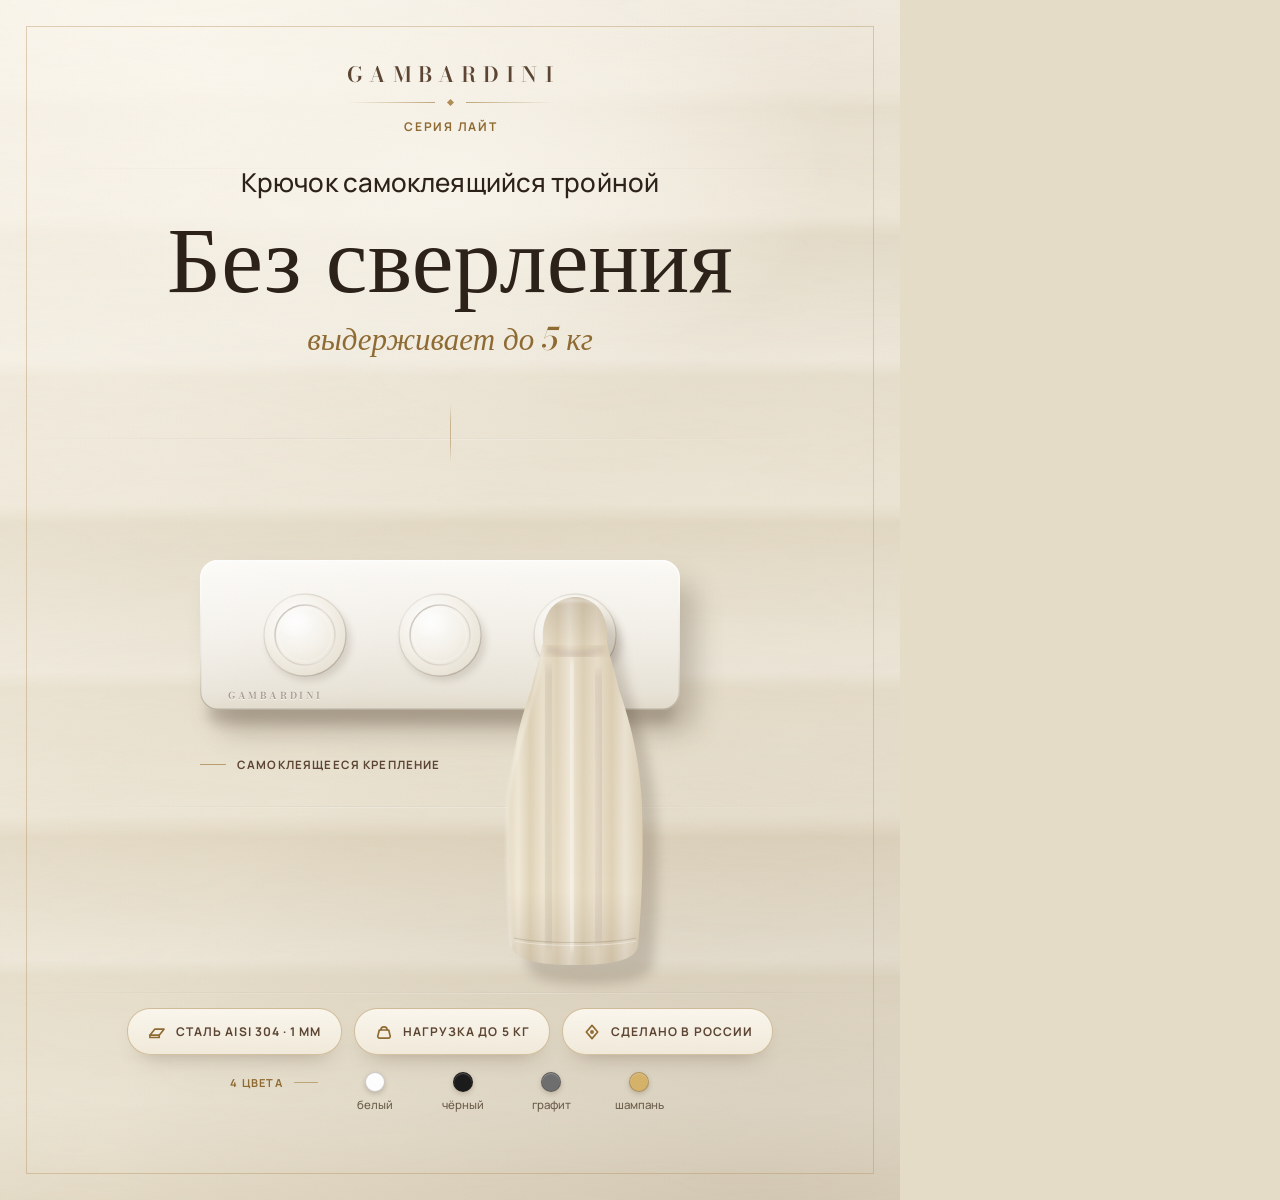
<file: card/card-d.html>
<!doctype html>
<html lang="ru">
<head>
<meta charset="utf-8">
<title>GAMBARDINI ЛАЙТ — крючок самоклеящийся тройной</title>
<link rel="preconnect" href="https://fonts.googleapis.com">
<link rel="preconnect" href="https://fonts.gstatic.com" crossorigin>
<link href="https://fonts.googleapis.com/css2?family=Bodoni+Moda:ital,opsz,wght@0,6..96,400..900;1,6..96,400..900&amp;family=Manrope:wght@400..800&amp;display=swap" rel="stylesheet">
<style>
  html, body { margin: 0; }
  body { overflow: hidden; background: #E5DCC7; }

  :root{
    --bg: #F2EDE4;
    --bg-2: #EAE3D4;
    --bg-3: #E2D9C6;
    --ink: #2B2118;
    --noce: #5C4432;
    --brass: #B08D57;
    --brass-ink: #8F6B33;
    --muted: #7D6F5C;
  }

  #card{
    position: relative;
    width: 900px;
    height: 1200px;
    overflow: hidden;
    font-family: 'Manrope', 'Segoe UI', Arial, sans-serif;
    font-feature-settings: "kern";
    text-rendering: optimizeLegibility;
    -webkit-font-smoothing: antialiased;
    color: var(--ink);
    /* Травертин: свет сверху-слева, виньетка, слоистые страты */
    background-image:
      radial-gradient(1050px 780px at 22% 6%, rgba(255,252,244,.72), rgba(255,252,244,0) 62%),
      radial-gradient(1050px 940px at 86% 102%, rgba(92,68,50,.12), rgba(92,68,50,0) 64%),
      linear-gradient(180deg,
        #F1EBDF 0%,   #EFE8DA 7.5%, #E9E1D0 9%,
        #EEE7D8 18%,  #E5DDCA 19.6%,
        #EFE9DC 30%,  #E8E0CE 31.4%,
        #EDE6D6 42%,  #E3DAC5 43.6%,
        #EEE8DA 56%,  #E7DFCC 57.4%,
        #ECE5D4 68%,  #E2D8C2 69.8%,
        #EDE7D8 80%,  #E6DECA 81.4%,
        #EBE4D3 92%,  #E4DBC6 100%);
  }

  #card > *{ position: absolute; }

  /* ---------- каменные прожилки (тонкие, с неровным горизонтальным затуханием) ---------- */
  .veins{
    inset: 0;
    background-image:
      linear-gradient(90deg, rgba(122,100,76,0) 4%,  rgba(122,100,76,.07)  20%, rgba(122,100,76,.028) 52%, rgba(122,100,76,.06)  74%, rgba(122,100,76,0) 96%),
      linear-gradient(90deg, rgba(255,255,255,0) 8%, rgba(255,255,255,.28) 42%, rgba(255,255,255,0) 90%),
      linear-gradient(90deg, rgba(122,100,76,0) 0%,  rgba(122,100,76,.078) 28%, rgba(122,100,76,.03)  60%, rgba(122,100,76,0) 90%),
      linear-gradient(90deg, rgba(255,255,255,0) 5%, rgba(255,255,255,.26) 50%, rgba(255,255,255,0) 94%),
      linear-gradient(90deg, rgba(122,100,76,0) 8%,  rgba(122,100,76,.072) 34%, rgba(122,100,76,.026) 70%, rgba(122,100,76,0) 98%),
      linear-gradient(90deg, rgba(255,255,255,0) 12%,rgba(255,255,255,.27) 44%, rgba(255,255,255,0) 96%),
      linear-gradient(90deg, rgba(122,100,76,0) 2%,  rgba(122,100,76,.062) 18%, rgba(122,100,76,.03)  46%, rgba(122,100,76,.068) 82%, rgba(122,100,76,0) 97%),
      linear-gradient(90deg, rgba(255,255,255,0) 4%, rgba(255,255,255,.25) 58%, rgba(255,255,255,0) 92%);
    background-size: 100% 1px, 100% 1px, 100% 1px, 100% 1px, 100% 1px, 100% 1px, 100% 1px, 100% 1px;
    background-position: 0 168px, 0 169px, 0 438px, 0 439px, 0 806px, 0 807px, 0 992px, 0 993px;
    background-repeat: no-repeat;
  }

  /* ---------- каменный шум: растянутые по горизонтали страты ---------- */
  .stone-noise{
    inset: 0;
    opacity: .05;
    background-image: url("data:image/svg+xml;utf8,<svg xmlns='http://www.w3.org/2000/svg' width='900' height='1200'><filter id='s'><feTurbulence type='fractalNoise' baseFrequency='0.005 0.032' numOctaves='4' seed='4' stitchTiles='stitch'/><feColorMatrix type='matrix' values='0 0 0 0 0.36 0 0 0 0 0.27 0 0 0 0 0.19 0 0 0 0.55 0'/></filter><rect width='900' height='1200' filter='url(%23s)'/></svg>");
    background-size: 900px 1200px;
    background-repeat: no-repeat;
  }

  /* ---------- диагональный дневной свет ---------- */
  .daylight{
    inset: 0;
    background: linear-gradient(118deg, rgba(255,251,242,.42) 0%, rgba(255,251,242,.1) 34%, rgba(255,251,242,0) 52%);
  }

  /* ---------- световая подложка под заголовочным блоком ---------- */
  .wash{
    left: 0; right: 0; top: -30px; height: 520px;
    background: radial-gradient(58% 54% at 50% 40%, rgba(250,246,237,.88), rgba(250,246,237,0) 72%);
  }

  /* ---------- латунная рамка-кейлайн ---------- */
  .frame{
    inset: 26px;
    border: 1px solid rgba(176,141,87,.38);
    pointer-events: none;
  }

  /* ---------- шапка ---------- */
  header{
    top: 64px; left: 0; right: 0;
    text-align: center;
  }
  .wordmark{
    font-family: 'Bodoni Moda', 'Times New Roman', serif;
    font-optical-sizing: auto;
    font-weight: 600;
    font-size: 21px;
    line-height: 1;
    letter-spacing: .34em;
    text-indent: .34em;
    color: var(--noce);
  }
  .rule-row{
    margin-top: 15px;
    display: flex; align-items: center; justify-content: center; gap: 13px;
  }
  .rule-row i{
    display: block; width: 88px; height: 1px;
    background: linear-gradient(90deg, rgba(176,141,87,0), rgba(176,141,87,.75));
  }
  .rule-row i:last-child{
    background: linear-gradient(90deg, rgba(176,141,87,.75), rgba(176,141,87,0));
  }
  .rule-row b{
    display: block; width: 5px; height: 5px;
    background: var(--brass);
    transform: rotate(45deg);
  }
  .series{
    margin-top: 13px;
    font-size: 12px;
    font-weight: 700;
    letter-spacing: .14em;
    text-indent: .14em;
    color: var(--brass-ink);
  }

  /* ---------- заголовочный блок ---------- */
  .hero{
    top: 166px; left: 64px; right: 64px;
    text-align: center;
  }
  .pname{
    font-size: 26px;
    font-weight: 500;
    line-height: 1.25;
    letter-spacing: .004em;
    color: var(--ink);
  }
  .hero h1{
    margin: 13px 0 0;
    font-family: 'Bodoni Moda', 'Times New Roman', serif;
    font-optical-sizing: auto;
    font-weight: 500;
    font-size: 94px;
    line-height: .98;
    letter-spacing: .002em;
    color: var(--ink);
  }
  .sub{
    margin-top: 17px;
    font-family: 'Bodoni Moda', 'Times New Roman', serif;
    font-optical-sizing: auto;
    font-style: italic;
    font-weight: 500;
    font-size: 31px;
    line-height: 1.15;
    color: var(--brass-ink);
  }

  /* ---------- вертикальный коннектор ---------- */
  .connector{
    left: calc(50% - .5px); top: 404px;
    width: 1px; height: 58px;
    background: linear-gradient(180deg, rgba(176,141,87,0), rgba(176,141,87,.55) 32%, rgba(176,141,87,.55) 68%, rgba(176,141,87,0));
  }

  /* ---------- сцена (SVG на всю карту) ---------- */
  svg.scene{ inset: 0; width: 900px; height: 1200px; }

  .engrave-lo, .engrave-hi{
    font-family: 'Bodoni Moda', 'Times New Roman', serif;
    font-weight: 600;
    font-size: 9.5px;
    letter-spacing: 2.6px;
  }
  .engrave-lo{ fill: rgba(255,255,255,.85); }
  .engrave-hi{ fill: rgba(104,90,72,.58); }

  /* ---------- аннотация у планки ---------- */
  .annot{
    left: 200px; top: 757px;
    display: flex; align-items: center; gap: 11px;
  }
  .annot i{
    display: block; width: 26px; height: 1px;
    background: rgba(176,141,87,.8);
  }
  .annot span{
    font-size: 11.5px;
    font-weight: 700;
    letter-spacing: .1em;
    color: var(--noce);
    white-space: nowrap;
  }

  /* ---------- капсулы фактов ---------- */
  .chips{
    left: 64px; right: 64px; top: 1008px;
    display: flex; justify-content: center; gap: 12px;
  }
  .chip{
    display: inline-flex; align-items: center; gap: 9px;
    height: 45px; padding: 0 19px;
    border-radius: 23px;
    background: linear-gradient(180deg, #FBF7EE, #F2EBDC);
    border: 1px solid rgba(176,141,87,.5);
    box-shadow: 0 12px 22px -14px rgba(74,56,38,.42);
    font-size: 12px;
    font-weight: 700;
    letter-spacing: .09em;
    color: var(--noce);
    white-space: nowrap;
  }
  .chip svg{ display: block; flex: none; stroke: var(--brass-ink); fill: none; stroke-width: 1.7; stroke-linecap: round; stroke-linejoin: round; }

  /* ---------- свотчи цветов ---------- */
  .swatches{
    left: 0; right: 0; top: 1072px;
    display: flex; justify-content: center; align-items: flex-start; gap: 26px;
  }
  .sw-label{
    display: flex; align-items: center; gap: 11px;
    height: 20px;
    font-size: 11px;
    font-weight: 700;
    letter-spacing: .12em;
    color: var(--brass-ink);
    white-space: nowrap;
  }
  .sw-label i{
    display: block; width: 24px; height: 1px;
    background: rgba(176,141,87,.7);
  }
  .sw{
    display: flex; flex-direction: column; align-items: center; gap: 7px;
    width: 62px;
  }
  .sw b{
    display: block; width: 20px; height: 20px; border-radius: 50%;
    border: 1px solid rgba(43,33,24,.22);
    box-shadow: 0 2px 5px rgba(74,56,38,.24), inset 0 1px 1px rgba(255,255,255,.25);
    box-sizing: border-box;
  }
  .sw span{
    font-size: 11.5px;
    font-weight: 500;
    line-height: 1;
    color: #6A5D49;
  }
  .sw-white  b{ background: #FFFFFF; }
  .sw-black  b{ background: #1A1A1A; }
  .sw-graph  b{ background: #6E6E6E; }
  .sw-champ  b{ background: #D6B36A; }

  /* ---------- финальное зерно ---------- */
  .grain{
    inset: 0;
    opacity: .05;
    pointer-events: none;
    background-image: url("data:image/svg+xml;utf8,<svg xmlns='http://www.w3.org/2000/svg' width='240' height='240'><filter id='g'><feTurbulence type='fractalNoise' baseFrequency='0.85' numOctaves='2' seed='11' stitchTiles='stitch'/><feColorMatrix type='matrix' values='0 0 0 0 0.24 0 0 0 0 0.18 0 0 0 0 0.12 0 0 0 0.55 0'/></filter><rect width='240' height='240' filter='url(%23g)'/></svg>");
    background-size: 240px 240px;
  }
</style>
</head>
<body>

<div id="card">

  <div class="veins"></div>
  <div class="stone-noise"></div>
  <div class="daylight"></div>
  <div class="wash"></div>
  <div class="frame"></div>

  <!-- ================= СЦЕНА: планка, крючки, полотенце ================= -->
  <svg class="scene" viewBox="0 0 900 1200" aria-hidden="true">
    <defs>
      <linearGradient id="plateFace" x1="0" y1="0" x2="0" y2="1">
        <stop offset="0"   stop-color="#FDFCF9"/>
        <stop offset=".12" stop-color="#FAF8F3"/>
        <stop offset=".5"  stop-color="#F3F0E9"/>
        <stop offset=".88" stop-color="#E9E4D8"/>
        <stop offset="1"   stop-color="#E1DBCC"/>
      </linearGradient>
      <linearGradient id="sheenG" x1="0" y1="0" x2="1" y2=".35">
        <stop offset="0"   stop-color="#FFFFFF" stop-opacity=".68"/>
        <stop offset=".35" stop-color="#FFFFFF" stop-opacity=".12"/>
        <stop offset=".62" stop-color="#FFFFFF" stop-opacity="0"/>
      </linearGradient>
      <linearGradient id="edgeG" x1="0" y1="0" x2="0" y2="1">
        <stop offset="0"   stop-color="#FFFFFF" stop-opacity=".95"/>
        <stop offset=".28" stop-color="#FFFFFF" stop-opacity=".2"/>
        <stop offset=".6"  stop-color="#8A7860" stop-opacity=".06"/>
        <stop offset="1"   stop-color="#584834" stop-opacity=".3"/>
      </linearGradient>
      <radialGradient id="discFace" cx=".38" cy=".32" r=".85">
        <stop offset="0"   stop-color="#FFFFFF"/>
        <stop offset=".45" stop-color="#F6F3EC"/>
        <stop offset=".8"  stop-color="#EAE5D8"/>
        <stop offset="1"   stop-color="#DBD4C3"/>
      </radialGradient>
      <linearGradient id="rimG" x1="0" y1="0" x2="1" y2="1">
        <stop offset="0" stop-color="#FFFFFF" stop-opacity=".95"/>
        <stop offset=".5" stop-color="#A09280" stop-opacity=".22"/>
        <stop offset="1" stop-color="#5F5040" stop-opacity=".42"/>
      </linearGradient>
      <linearGradient id="grooveG" x1="0" y1="0" x2="1" y2="1">
        <stop offset="0" stop-color="#5F5040" stop-opacity=".42"/>
        <stop offset=".5" stop-color="#A09280" stop-opacity=".18"/>
        <stop offset="1" stop-color="#FFFFFF" stop-opacity=".9"/>
      </linearGradient>
      <radialGradient id="domeHi" cx=".5" cy=".5" r=".5">
        <stop offset="0" stop-color="#FFFFFF" stop-opacity=".8"/>
        <stop offset="1" stop-color="#FFFFFF" stop-opacity="0"/>
      </radialGradient>
      <linearGradient id="towelBody" x1="0" y1="0" x2="1" y2="0">
        <stop offset="0"   stop-color="#E7DCC4"/>
        <stop offset=".08" stop-color="#F2EAD8"/>
        <stop offset=".17" stop-color="#E1D5BA"/>
        <stop offset=".26" stop-color="#EFE6D2"/>
        <stop offset=".37" stop-color="#E5D9C0"/>
        <stop offset=".46" stop-color="#F3EBDA"/>
        <stop offset=".56" stop-color="#E2D6BC"/>
        <stop offset=".66" stop-color="#EEE4D0"/>
        <stop offset=".77" stop-color="#E0D3B8"/>
        <stop offset=".87" stop-color="#EFE7D6"/>
        <stop offset="1"   stop-color="#DDD0B5"/>
      </linearGradient>
      <linearGradient id="towelShade" x1="0" y1="0" x2="0" y2="1">
        <stop offset="0"   stop-color="#5C4432" stop-opacity=".18"/>
        <stop offset=".14" stop-color="#5C4432" stop-opacity=".04"/>
        <stop offset=".8"  stop-color="#5C4432" stop-opacity="0"/>
        <stop offset="1"   stop-color="#5C4432" stop-opacity=".13"/>
      </linearGradient>

      <filter id="b16" x="-40%" y="-40%" width="180%" height="180%"><feGaussianBlur stdDeviation="14"/></filter>
      <filter id="b8"  x="-40%" y="-40%" width="180%" height="180%"><feGaussianBlur stdDeviation="6"/></filter>
      <filter id="b4"  x="-40%" y="-40%" width="180%" height="180%"><feGaussianBlur stdDeviation="3.5"/></filter>
      <filter id="b2"  x="-40%" y="-40%" width="180%" height="180%"><feGaussianBlur stdDeviation="1.6"/></filter>

      <g id="disc">
        <circle r="41" fill="url(#discFace)"/>
        <circle r="41" fill="none" stroke="url(#rimG)" stroke-width="1.3" opacity=".9"/>
        <circle r="30" fill="none" stroke="url(#grooveG)" stroke-width="1.6"/>
        <circle r="26.5" fill="none" stroke="#FFFFFF" stroke-width=".8" opacity=".45"/>
        <ellipse cx="-9" cy="-11" rx="20" ry="15" fill="url(#domeHi)" opacity=".75"/>
      </g>
    </defs>

    <!-- мягкая тень планки на стену (свет сверху-слева) -->
    <rect x="216" y="582" width="480" height="150" rx="20" fill="#4A3826" opacity=".26" filter="url(#b16)"/>
    <rect x="208" y="700" width="466" height="24" rx="12" fill="#4A3826" opacity=".2" filter="url(#b8)"/>

    <!-- планка 480x150, r18 -->
    <rect x="200" y="560" width="480" height="150" rx="18" fill="url(#plateFace)"/>
    <rect x="200" y="560" width="480" height="150" rx="18" fill="url(#sheenG)" opacity=".55"/>
    <rect x="200.7" y="560.7" width="478.6" height="148.6" rx="17.4" fill="none" stroke="url(#edgeG)" stroke-width="1.4"/>

    <!-- гравировка слева -->
    <text class="engrave-lo" x="228" y="699.8">GAMBARDINI</text>
    <text class="engrave-hi" x="228" y="699">GAMBARDINI</text>

    <!-- тени дисков на планке -->
    <ellipse cx="309" cy="641" rx="42" ry="40" fill="#4A3826" opacity=".15" filter="url(#b4)"/>
    <ellipse cx="444" cy="641" rx="42" ry="40" fill="#4A3826" opacity=".15" filter="url(#b4)"/>
    <ellipse cx="579" cy="641" rx="42" ry="40" fill="#4A3826" opacity=".15" filter="url(#b4)"/>

    <!-- три крючка-пина -->
    <use href="#disc" x="305" y="635"/>
    <use href="#disc" x="440" y="635"/>
    <use href="#disc" x="575" y="635"/>

    <!-- тень полотенца на стену и планку -->
    <path transform="translate(15 19)" fill="#4A3826" opacity=".2" filter="url(#b8)"
      d="M 543 642 C 541 615 553 598 575 597 C 597 598 609 615 607 642
         C 611 662 615 672 619 690 C 630 720 640 760 642 806
         C 644 862 641 916 638 946 C 636 960 612 965 575 965
         C 538 965 514 960 512 946 C 509 916 506 862 508 806
         C 510 760 520 720 531 690 C 535 672 539 662 543 642 Z"/>

    <!-- льняное полотенце на правом пине -->
    <path fill="url(#towelBody)"
      d="M 543 642 C 541 615 553 598 575 597 C 597 598 609 615 607 642
         C 611 662 615 672 619 690 C 630 720 640 760 642 806
         C 644 862 641 916 638 946 C 636 960 612 965 575 965
         C 538 965 514 960 512 946 C 509 916 506 862 508 806
         C 510 760 520 720 531 690 C 535 672 539 662 543 642 Z"/>
    <path fill="url(#towelShade)"
      d="M 543 642 C 541 615 553 598 575 597 C 597 598 609 615 607 642
         C 611 662 615 672 619 690 C 630 720 640 760 642 806
         C 644 862 641 916 638 946 C 636 960 612 965 575 965
         C 538 965 514 960 512 946 C 509 916 506 862 508 806
         C 510 760 520 720 531 690 C 535 672 539 662 543 642 Z"/>

    <!-- складки -->
    <path d="M 549 668 C 545 760 546 860 550 946" fill="none" stroke="#5C4432" stroke-opacity=".1" stroke-width="10" filter="url(#b4)"/>
    <path d="M 598 672 C 602 770 601 870 597 944" fill="none" stroke="#5C4432" stroke-opacity=".09" stroke-width="13" filter="url(#b4)"/>
    <path d="M 572 660 C 570 770 571 870 573 950" fill="none" stroke="#FFFFFF" stroke-opacity=".5" stroke-width="8" filter="url(#b4)"/>
    <!-- свет по левому краю -->
    <path d="M 543 646 C 537 700 509 760 508 806 C 506 862 509 916 512 946" fill="none" stroke="#FFFFFF" stroke-opacity=".38" stroke-width="2.4" filter="url(#b2)"/>
    <!-- перегиб над пином -->
    <path d="M 546 648 C 560 656 590 656 604 648" fill="none" stroke="#5C4432" stroke-opacity=".16" stroke-width="8" filter="url(#b4)"/>
    <path d="M 551 604 C 560 599 590 599 599 604" fill="none" stroke="#FFFFFF" stroke-opacity=".55" stroke-width="2.2" filter="url(#b2)"/>
    <!-- подшитая кромка -->
    <path d="M 514 938 C 542 944 608 944 636 938" fill="none" stroke="#5C4432" stroke-opacity=".18" stroke-width="1.2"/>
    <path d="M 514 941 C 542 947 608 947 636 941" fill="none" stroke="#FFFFFF" stroke-opacity=".4" stroke-width="1"/>
  </svg>

  <!-- ================= редакционный слой ================= -->

  <header>
    <div class="wordmark">GAMBARDINI</div>
    <div class="rule-row"><i></i><b></b><i></i></div>
    <div class="series">СЕРИЯ ЛАЙТ</div>
  </header>

  <div class="hero">
    <div class="pname">Крючок самоклеящийся тройной</div>
    <h1>Без&nbsp;сверления</h1>
    <div class="sub">выдерживает до&nbsp;5&nbsp;кг</div>
  </div>

  <div class="connector"></div>

  <div class="annot">
    <i></i><span>САМОКЛЕЯЩЕЕСЯ КРЕПЛЕНИЕ</span>
  </div>

  <div class="chips">
    <div class="chip">
      <svg width="20" height="20" viewBox="0 0 20 20">
        <path d="M2.9 13.2 L7.7 7.2 H17 L12.2 13.2 Z"/>
        <path d="M2.9 13.2 v2.3 h9.3 v-2.3"/>
      </svg>
      СТАЛЬ AISI&nbsp;304 · 1&nbsp;ММ
    </div>
    <div class="chip">
      <svg width="20" height="20" viewBox="0 0 20 20">
        <path d="M6.9 8 a3.1 3.1 0 1 1 6.2 0"/>
        <path d="M5.3 8 h9.4 l1.5 6.1 a1.7 1.7 0 0 1 -1.7 2 H5.5 a1.7 1.7 0 0 1 -1.7 -2 Z"/>
      </svg>
      НАГРУЗКА ДО&nbsp;5&nbsp;КГ
    </div>
    <div class="chip">
      <svg width="20" height="20" viewBox="0 0 20 20">
        <path d="M10 3.4 L15.7 10 L10 16.6 L4.3 10 Z"/>
        <circle cx="10" cy="10" r="1.1"/>
      </svg>
      СДЕЛАНО В&nbsp;РОССИИ
    </div>
  </div>

  <div class="swatches">
    <div class="sw-label">4&nbsp;ЦВЕТА<i></i></div>
    <div class="sw sw-white"><b></b><span>белый</span></div>
    <div class="sw sw-black"><b></b><span>чёрный</span></div>
    <div class="sw sw-graph"><b></b><span>графит</span></div>
    <div class="sw sw-champ"><b></b><span>шампань</span></div>
  </div>

  <div class="grain"></div>

</div>

</body>
</html>
</file>
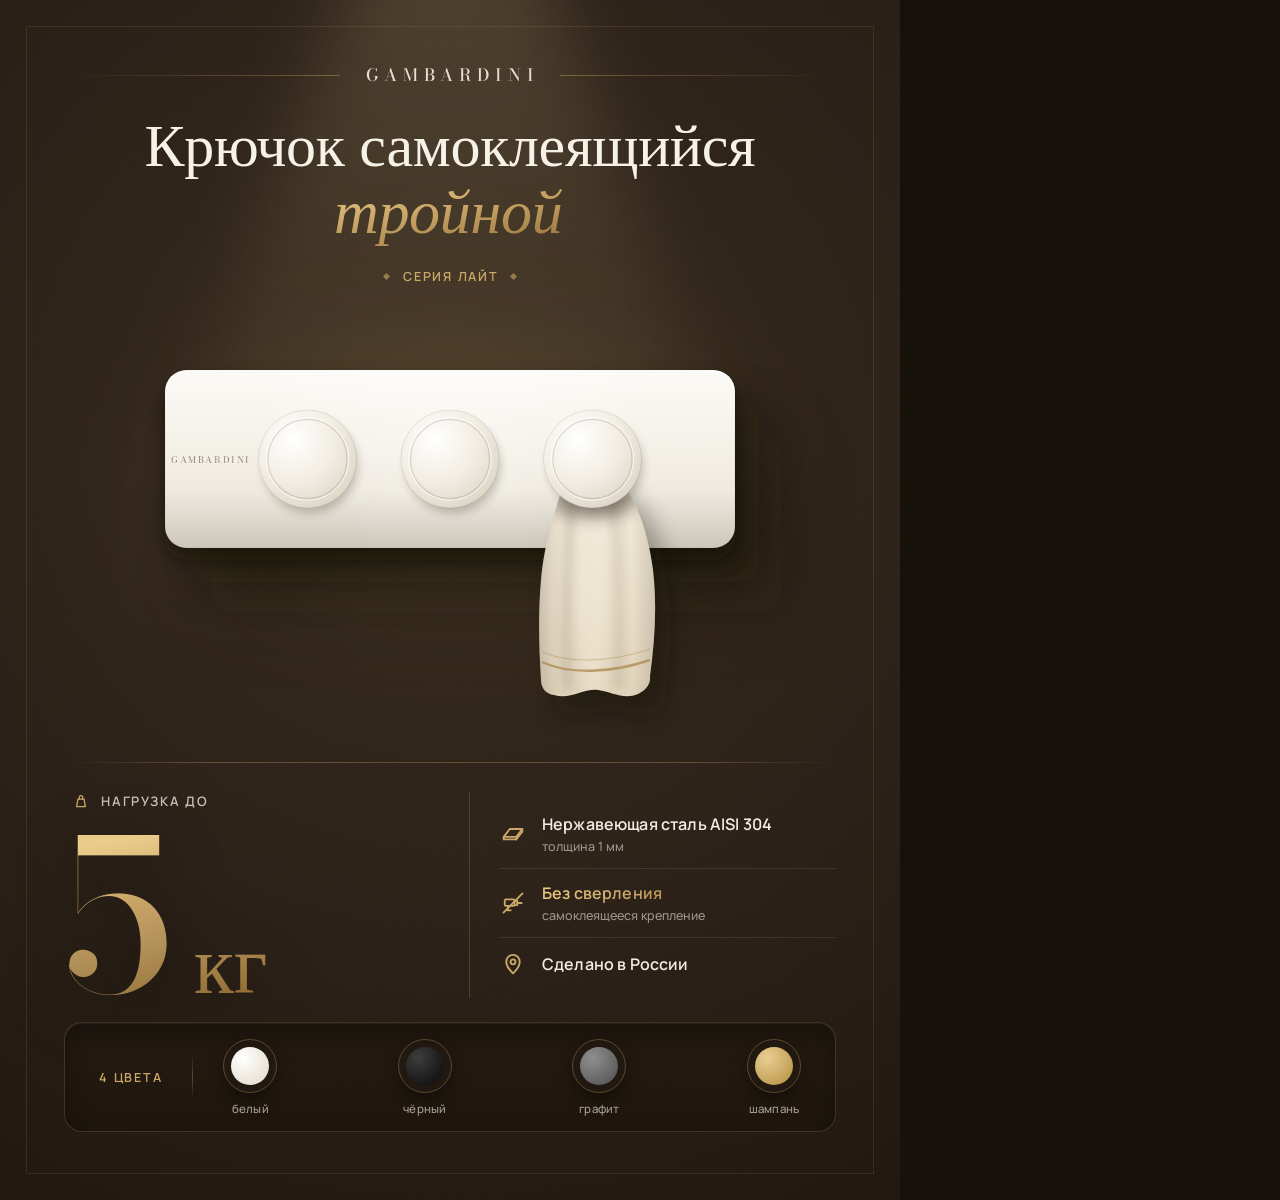
<file: card/card-final.html>
<!doctype html>
<html lang="ru">
<head>
<meta charset="utf-8">
<title>GAMBARDINI ЛАЙТ — Крючок самоклеящийся тройной · 900×1200</title>
<link rel="preconnect" href="https://fonts.googleapis.com">
<link rel="preconnect" href="https://fonts.gstatic.com" crossorigin>
<link href="https://fonts.googleapis.com/css2?family=Bodoni+Moda:ital,opsz,wght@0,6..96,400..700;1,6..96,400..700&family=Manrope:wght@400..700&display=swap" rel="stylesheet">
<style>
  html, body { margin: 0; }
  body { overflow: hidden; background: #17110B; }

  :root{
    --bg:      #F2EDE4;
    --ink:     #2B2118;
    --noce:    #5C4432;
    --brass:   #B08D57;
    --brass-2: #C9A465;
    --brass-ink:#8F6B33;
    --cream:   #F2EDE4;
  }

  #card{
    position: relative;
    width: 900px; height: 1200px;
    overflow: hidden;
    background:
      radial-gradient(130% 96% at 50% 36%,
        #372B1E 0%, #2B2118 42%, #211911 72%, #17110B 100%);
    font-family: 'Manrope', 'Segoe UI', sans-serif;
    color: var(--cream);
    font-feature-settings: "kern";
    text-rendering: optimizeLegibility;
  }

  /* ---------- light: spotlight cone + warm glow (behind everything) ---------- */
  .light{ position:absolute; inset:0; width:100%; height:100%; }

  /* ---------- hairline vitrine frame ---------- */
  .frame{
    position:absolute; inset:26px;
    border:1px solid rgba(176,141,87,.16);
    pointer-events:none;
  }

  /* ---------- brand wordmark ---------- */
  .brand{
    position:absolute; top:62px; left:64px; right:64px;
    display:flex; align-items:center; gap:26px;
  }
  .brand .hl{ flex:1; height:1px; }
  .brand .hl.l{ background:linear-gradient(90deg, transparent, rgba(176,141,87,.5)); }
  .brand .hl.r{ background:linear-gradient(270deg, transparent, rgba(176,141,87,.5)); }
  .brand .wm{
    font-family:'Bodoni Moda', serif;
    font-size:17px; font-weight:500;
    letter-spacing:.35em; margin-right:-.35em;
    color:rgba(242,237,228,.92);
    white-space:nowrap;
  }

  /* ---------- title ---------- */
  .title{
    position:absolute; top:112px; left:64px; right:64px;
    margin:0; text-align:center;
    font-family:'Bodoni Moda', serif;
    font-weight:500; font-size:60px; line-height:1.09;
    letter-spacing:-.005em;
    color:#F7F2E7;
  }
  .title em{
    font-style:italic; font-weight:500; font-size:62px;
    display:inline-block; padding:0 .09em .04em .03em;
    background:linear-gradient(170deg, #E8C77F 8%, #C6A063 48%, #96713A 96%);
    -webkit-background-clip:text; background-clip:text;
    color:transparent;
  }

  /* ---------- series line ---------- */
  .series{
    position:absolute; top:268px; left:0; right:0;
    display:flex; align-items:center; justify-content:center; gap:14px;
    font-size:12.5px; font-weight:600; color:var(--brass-2);
  }
  .series b{ font-weight:600; letter-spacing:.14em; margin-right:-.14em; white-space:nowrap; }
  .lz{ width:5px; height:5px; transform:rotate(45deg); background:rgba(176,141,87,.75); }

  /* ---------- product scene ---------- */
  .scene{ position:absolute; top:292px; left:70px; width:760px; height:440px; }
  .scene svg{ display:block; overflow:visible; }

  /* ---------- divider ---------- */
  .rule{
    position:absolute; top:762px; left:64px; right:64px; height:1px;
    background:linear-gradient(90deg, transparent, rgba(176,141,87,.38) 18%, rgba(176,141,87,.38) 82%, transparent);
  }

  /* ---------- facts: 5 kg + specs ---------- */
  .facts{
    position:absolute; top:792px; left:64px; right:64px; height:206px;
    display:flex; justify-content:space-between;
  }
  .load{ display:flex; flex-direction:column; justify-content:space-between; }
  .eyebrow{
    display:flex; align-items:center; gap:11px;
    margin-left:8px;
    font-size:13px; font-weight:600; letter-spacing:.14em;
    color:rgba(242,237,228,.78);
    white-space:nowrap;
  }
  .eyebrow svg{ flex:0 0 18px; }
  .kgwrap{ filter:drop-shadow(0 22px 34px rgba(0,0,0,.45)); }
  .kg{
    font-family:'Bodoni Moda', serif; font-weight:500; line-height:.76;
    background:linear-gradient(168deg, #EACB86 8%, #C6A063 40%, #B08D57 62%, #8F6B33 96%);
    -webkit-background-clip:text; background-clip:text; color:transparent;
    white-space:nowrap;
  }
  .kg .five{ font-size:214px; }
  .kg .unit{ font-size:82px; }

  .specs{
    list-style:none; margin:0; width:336px;
    padding:0 0 0 30px;
    border-left:1px solid rgba(176,141,87,.28);
    display:flex; flex-direction:column; justify-content:center;
  }
  .specs li{ display:flex; align-items:center; gap:16px; padding:13px 0; }
  .specs li + li{ border-top:1px solid rgba(242,237,228,.10); }
  .specs li svg{ flex:0 0 26px; }
  .specs b{
    display:block; font-size:16px; font-weight:600;
    letter-spacing:.01em; color:var(--cream);
  }
  .specs b.gold{
    background:linear-gradient(150deg, #E8C77F 10%, #C6A063 55%, #A9834A 95%);
    -webkit-background-clip:text; background-clip:text; color:transparent;
  }
  .specs span{
    display:block; margin-top:3px;
    font-size:12.5px; font-weight:500;
    color:rgba(242,237,228,.55);
  }

  /* ---------- colour tray (jeweler palette on velvet) ---------- */
  .tray{
    position:absolute; top:1022px; left:64px; right:64px; height:110px;
    border-radius:18px;
    background:linear-gradient(180deg, #231A11, #1D150D);
    border:1px solid rgba(176,141,87,.22);
    box-shadow: inset 0 1px 0 rgba(242,237,228,.05), inset 0 12px 26px rgba(0,0,0,.35);
    display:flex; align-items:center; gap:30px;
    padding:0 34px;
    box-sizing:border-box;
  }
  .tray .lbl{
    font-size:12.5px; font-weight:600; letter-spacing:.14em;
    color:var(--brass-2); white-space:nowrap;
  }
  .tray .div{
    width:1px; height:46px;
    background:linear-gradient(180deg, transparent, rgba(176,141,87,.4), transparent);
  }
  .sw-row{ flex:1; display:flex; justify-content:space-between; }
  .sw{ display:flex; flex-direction:column; align-items:center; gap:8px; }
  .sw .ring{
    width:52px; height:52px; border-radius:50%;
    border:1px solid rgba(176,141,87,.4);
    display:flex; align-items:center; justify-content:center;
    box-shadow:0 8px 16px rgba(0,0,0,.35);
  }
  .sw .dot{ width:38px; height:38px; border-radius:50%; }
  .dot.w{ background:radial-gradient(circle at 32% 28%, #FFFFFF, #E9E3D6 74%); }
  .dot.k{ background:radial-gradient(circle at 32% 28%, #3B3B3B, #141414 76%); }
  .dot.g{ background:radial-gradient(circle at 32% 28%, #8B8B8B, #5B5B5B 76%); }
  .dot.c{ background:radial-gradient(circle at 32% 28%, #E9CD8F, #BE9A50 76%); }
  .sw i{
    font-style:normal; font-size:11.5px; font-weight:500;
    letter-spacing:.02em; color:rgba(242,237,228,.62);
  }

  /* ---------- film grain ---------- */
  .grain{
    position:absolute; inset:0; pointer-events:none;
    background-image:url("data:image/svg+xml;utf8,<svg xmlns='http://www.w3.org/2000/svg' width='280' height='280'><filter id='n'><feTurbulence type='fractalNoise' baseFrequency='0.85' numOctaves='2' stitchTiles='stitch'/><feColorMatrix type='matrix' values='0 0 0 0 1 0 0 0 0 1 0 0 0 0 1 0.9 0 0 0 0'/></filter><rect width='280' height='280' filter='url(%23n)'/></svg>");
    background-size:280px;
    opacity:.07; mix-blend-mode:overlay;
  }
</style>
</head>
<body>
<div id="card">

  <!-- warm spotlight: cone + glow -->
  <svg class="light" viewBox="0 0 900 1200" aria-hidden="true">
    <defs>
      <linearGradient id="cone" x1="0" y1="0" x2="0" y2="1">
        <stop offset="0"   stop-color="#ECD196" stop-opacity=".17"/>
        <stop offset=".55" stop-color="#ECD196" stop-opacity=".06"/>
        <stop offset="1"   stop-color="#ECD196" stop-opacity="0"/>
      </linearGradient>
      <radialGradient id="glow" cx="50%" cy="50%" r="50%">
        <stop offset="0" stop-color="#D6B36A" stop-opacity=".22"/>
        <stop offset="1" stop-color="#D6B36A" stop-opacity="0"/>
      </radialGradient>
      <filter id="lb" x="-40%" y="-40%" width="180%" height="180%"><feGaussianBlur stdDeviation="34"/></filter>
      <filter id="lb2" x="-60%" y="-60%" width="220%" height="220%"><feGaussianBlur stdDeviation="52"/></filter>
    </defs>
    <polygon points="366,-60 534,-60 792,640 108,640" fill="url(#cone)" filter="url(#lb)"/>
    <ellipse cx="450" cy="470" rx="340" ry="170" fill="url(#glow)" filter="url(#lb2)"/>
  </svg>

  <div class="frame"></div>

  <!-- wordmark -->
  <header class="brand">
    <span class="hl l"></span>
    <span class="wm">GAMBARDINI</span>
    <span class="hl r"></span>
  </header>

  <!-- title -->
  <h1 class="title">Крючок самоклеящийся<br><em>тройной</em></h1>

  <div class="series">
    <i class="lz"></i>
    <b>СЕРИЯ ЛАЙТ</b>
    <i class="lz"></i>
  </div>

  <!-- product: wall bar, three pins, linen towel on the right pin -->
  <div class="scene">
    <svg width="760" height="440" viewBox="0 0 760 440" aria-hidden="true">
      <defs>
        <linearGradient id="plateGrad" x1="0" y1="78" x2="0" y2="256" gradientUnits="userSpaceOnUse">
          <stop offset="0"   stop-color="#FCFAF6"/>
          <stop offset=".55" stop-color="#F2EEE5"/>
          <stop offset="1"   stop-color="#E5DFD1"/>
        </linearGradient>
        <radialGradient id="sheen" gradientUnits="userSpaceOnUse" cx="380" cy="70" r="300">
          <stop offset="0"  stop-color="#FFFFFF" stop-opacity=".38"/>
          <stop offset=".7" stop-color="#FFFFFF" stop-opacity="0"/>
        </radialGradient>
        <linearGradient id="plateBottom" x1="0" y1="200" x2="0" y2="256" gradientUnits="userSpaceOnUse">
          <stop offset="0" stop-color="#2B2118" stop-opacity="0"/>
          <stop offset="1" stop-color="#2B2118" stop-opacity=".14"/>
        </linearGradient>
        <linearGradient id="topline" x1="0" y1="78" x2="0" y2="142" gradientUnits="userSpaceOnUse">
          <stop offset="0" stop-color="#FFFFFF" stop-opacity=".8"/>
          <stop offset="1" stop-color="#FFFFFF" stop-opacity="0"/>
        </linearGradient>
        <radialGradient id="discGrad" cx="35%" cy="30%" r="80%">
          <stop offset="0"   stop-color="#FFFFFF"/>
          <stop offset=".55" stop-color="#F2EDE3"/>
          <stop offset="1"   stop-color="#D9D2C2"/>
        </radialGradient>

        <!-- linen towel: gathered at the pin, flaring, wavy hem -->
        <linearGradient id="towelGrad" x1="0" y1="182" x2="0" y2="405" gradientUnits="userSpaceOnUse">
          <stop offset="0" stop-color="#F3EBDA"/>
          <stop offset=".6" stop-color="#EBE0C9"/>
          <stop offset="1" stop-color="#E2D5BB"/>
        </linearGradient>
        <linearGradient id="shadeL" x1="0" y1="0" x2="1" y2="0">
          <stop offset="0" stop-color="#2B2118" stop-opacity=".18"/>
          <stop offset="1" stop-color="#2B2118" stop-opacity="0"/>
        </linearGradient>
        <linearGradient id="shadeR" x1="1" y1="0" x2="0" y2="0">
          <stop offset="0" stop-color="#2B2118" stop-opacity=".16"/>
          <stop offset="1" stop-color="#2B2118" stop-opacity="0"/>
        </linearGradient>

        <filter id="b4"  x="-60%" y="-60%" width="220%" height="220%"><feGaussianBlur stdDeviation="3.5"/></filter>
        <filter id="b6"  x="-60%" y="-60%" width="220%" height="220%"><feGaussianBlur stdDeviation="5"/></filter>
        <filter id="b8"  x="-60%" y="-60%" width="220%" height="220%"><feGaussianBlur stdDeviation="7"/></filter>
        <filter id="b10" x="-60%" y="-60%" width="220%" height="220%"><feGaussianBlur stdDeviation="9"/></filter>
        <filter id="b14" x="-60%" y="-60%" width="220%" height="220%"><feGaussianBlur stdDeviation="12"/></filter>
        <filter id="b26" x="-80%" y="-80%" width="260%" height="260%"><feGaussianBlur stdDeviation="22"/></filter>
        <filter id="b44" x="-90%" y="-90%" width="280%" height="280%"><feGaussianBlur stdDeviation="38"/></filter>

        <clipPath id="plateClip"><rect x="95" y="78" width="570" height="178" rx="21.4"/></clipPath>

        <path id="towelP" d="M492 196
          C484 224 474 252 471 288
          C468 322 469 356 471 388
          C471 396 476 402 484 403
          C500 408 514 396 528 398
          C542 400 554 408 568 402
          C576 398 581 392 580 384
          C585 348 587 312 583 278
          C579 246 570 218 556 196
          C545 186 535 182 522 182
          C509 182 500 186 492 196 Z"/>
        <clipPath id="towelClip"><use href="#towelP"/></clipPath>

        <g id="pinProto">
          <circle cx="3" cy="7" r="47" fill="#241A10" opacity=".26" filter="url(#b6)"/>
          <circle r="49" fill="url(#discGrad)" stroke="rgba(43,33,24,.10)" stroke-width="1"/>
          <circle r="41.2" fill="none" stroke="rgba(255,255,255,.75)" stroke-width="1"/>
          <circle r="39.6" fill="none" stroke="rgba(43,33,24,.15)" stroke-width="1.2"/>
        </g>
      </defs>

      <!-- long soft vitrine shadow, three layers -->
      <g fill="#0D0803">
        <rect x="95" y="78" width="570" height="178" rx="21.4" transform="translate(46,64)" filter="url(#b44)" opacity=".28"/>
        <rect x="95" y="78" width="570" height="178" rx="21.4" transform="translate(24,34)" filter="url(#b26)" opacity=".38"/>
        <rect x="95" y="78" width="570" height="178" rx="21.4" transform="translate(0,12)"  filter="url(#b10)" opacity=".5"/>
      </g>

      <!-- wall bar 480×150 (×1.1875), r 18 -->
      <rect x="95" y="78" width="570" height="178" rx="21.4" fill="url(#plateGrad)" stroke="rgba(43,33,24,.08)" stroke-width="1"/>
      <g clip-path="url(#plateClip)">
        <rect x="95" y="78" width="570" height="178" fill="url(#sheen)"/>
        <rect x="95" y="78" width="570" height="178" fill="url(#plateBottom)"/>
      </g>
      <rect x="96" y="79" width="568" height="176" rx="20.4" fill="none" stroke="url(#topline)" stroke-width="1.1"/>

      <!-- engraving -->
      <text x="141" y="171.8" text-anchor="middle" font-family="'Bodoni Moda', serif" font-size="9"
            letter-spacing="1.6" fill="#FFFFFF" opacity=".55">GAMBARDINI</text>
      <text x="141" y="171" text-anchor="middle" font-family="'Bodoni Moda', serif" font-size="9"
            letter-spacing="1.6" fill="#6E5B44" opacity=".78">GAMBARDINI</text>

      <!-- towel: wall shadow, body, folds (clipped), hem trim -->
      <use href="#towelP" transform="translate(15,20)" fill="#0D0803" opacity=".36" filter="url(#b14)"/>
      <use href="#towelP" fill="url(#towelGrad)"/>
      <g clip-path="url(#towelClip)">
        <!-- edge shading -->
        <rect x="469" y="180" width="22" height="228" fill="url(#shadeL)"/>
        <rect x="561" y="180" width="24" height="228" fill="url(#shadeR)"/>
        <!-- soft vertical folds: two shadows, one highlight -->
        <path d="M496 200 C490 260 488 330 490 400 L505 400 C500 330 502 260 506 205 Z"
              fill="#2B2118" opacity=".11" filter="url(#b6)"/>
        <path d="M549 205 C556 260 558 330 556 398 L542 398 C546 330 545 260 540 208 Z"
              fill="#2B2118" opacity=".09" filter="url(#b6)"/>
        <path d="M518 200 C515 270 515 340 517 400 L530 400 C529 340 528 270 530 202 Z"
              fill="#FFFFFF" opacity=".22" filter="url(#b8)"/>
        <!-- crease lines from the gather point -->
        <g fill="none" stroke="#2B2118" stroke-width="1.6" filter="url(#b4)">
          <path d="M505 212 C498 270 496 330 497 392" opacity=".07"/>
          <path d="M540 214 C546 270 547 330 545 390" opacity=".07"/>
          <path d="M522 210 C521 252 521 292 521 332" opacity=".05"/>
        </g>
        <!-- occlusion under the pin cap -->
        <ellipse cx="523" cy="208" rx="46" ry="20" fill="#20160C" opacity=".34" filter="url(#b8)"/>
        <!-- woven brass hem trim, follows the wavy hem -->
        <path d="M472 370 C500 383 542 381 580 368" stroke="#B08D57" stroke-width="2.4" opacity=".85" fill="none"/>
        <path d="M472 360 C500 372 542 370 580 357" stroke="#B08D57" stroke-width="1" opacity=".5" fill="none"/>
      </g>

      <!-- three pins, disc = 55% of bar height, concentric chamfer ring -->
      <use href="#pinProto" transform="translate(237.5,167)"/>
      <use href="#pinProto" transform="translate(380,167)"/>
      <use href="#pinProto" transform="translate(522.5,167)"/>
    </svg>
  </div>

  <div class="rule"></div>

  <!-- load + specs -->
  <section class="facts">
    <div class="load">
      <div class="eyebrow">
        <svg width="18" height="18" viewBox="0 0 24 24" fill="none" stroke="#C9A465" stroke-width="1.7" stroke-linecap="round" stroke-linejoin="round">
          <path d="M6.2 19.6 L7.9 9.4 H16.1 L17.8 19.6 Z"/>
          <path d="M9.7 9.4 V7.6 C9.7 5.9 10.7 4.9 12 4.9 C13.3 4.9 14.3 5.9 14.3 7.6 V9.4"/>
        </svg>
        <span>НАГРУЗКА ДО</span>
      </div>
      <div class="kgwrap"><div class="kg"><span class="five">5</span><span class="unit">&nbsp;кг</span></div></div>
    </div>

    <ul class="specs">
      <li>
        <svg width="26" height="26" viewBox="0 0 24 24" fill="none" stroke="#C9A465" stroke-width="1.7" stroke-linecap="round" stroke-linejoin="round">
          <path d="M3.4 14.6 L9 7.4 H20.6 L15 14.6 Z"/>
          <path d="M3.4 14.6 V17 H15 V14.6"/>
          <path d="M15 17 L20.6 9.8 V7.4"/>
        </svg>
        <div><b>Нержавеющая сталь AISI&nbsp;304</b><span>толщина 1&nbsp;мм</span></div>
      </li>
      <li>
        <svg width="26" height="26" viewBox="0 0 24 24" fill="none" stroke="#C9A465" stroke-width="1.7" stroke-linecap="round" stroke-linejoin="round">
          <path d="M5.4 8.6 h7 a1 1 0 0 1 1 1 v4 a1 1 0 0 1 -1 1 h-7 a1 1 0 0 1 -1 -1 v-4 a1 1 0 0 1 1 -1 Z"/>
          <path d="M13.4 10.1 h2.6 v3.8 h-2.6"/>
          <path d="M16 12 h4"/>
          <path d="M7.6 14.6 l-.9 4.2 h3.2"/>
          <path d="M3.2 20.8 L20.8 3.2"/>
        </svg>
        <div><b class="gold">Без сверления</b><span>самоклеящееся крепление</span></div>
      </li>
      <li>
        <svg width="26" height="26" viewBox="0 0 24 24" fill="none" stroke="#C9A465" stroke-width="1.7" stroke-linecap="round" stroke-linejoin="round">
          <path d="M12 20.6 C12 20.6 5.8 14.7 5.8 10.1 C5.8 6.3 8.5 3.6 12 3.6 C15.5 3.6 18.2 6.3 18.2 10.1 C18.2 14.7 12 20.6 12 20.6 Z"/>
          <circle cx="12" cy="10" r="2.3"/>
        </svg>
        <div><b>Сделано в России</b></div>
      </li>
    </ul>
  </section>

  <!-- jeweler colour tray -->
  <section class="tray">
    <span class="lbl">4&nbsp;ЦВЕТА</span>
    <span class="div"></span>
    <div class="sw-row">
      <div class="sw"><span class="ring"><span class="dot w"></span></span><i>белый</i></div>
      <div class="sw"><span class="ring"><span class="dot k"></span></span><i>чёрный</i></div>
      <div class="sw"><span class="ring"><span class="dot g"></span></span><i>графит</i></div>
      <div class="sw"><span class="ring"><span class="dot c"></span></span><i>шампань</i></div>
    </div>
  </section>

  <div class="grain"></div>
</div>
</body>
</html>
</file>
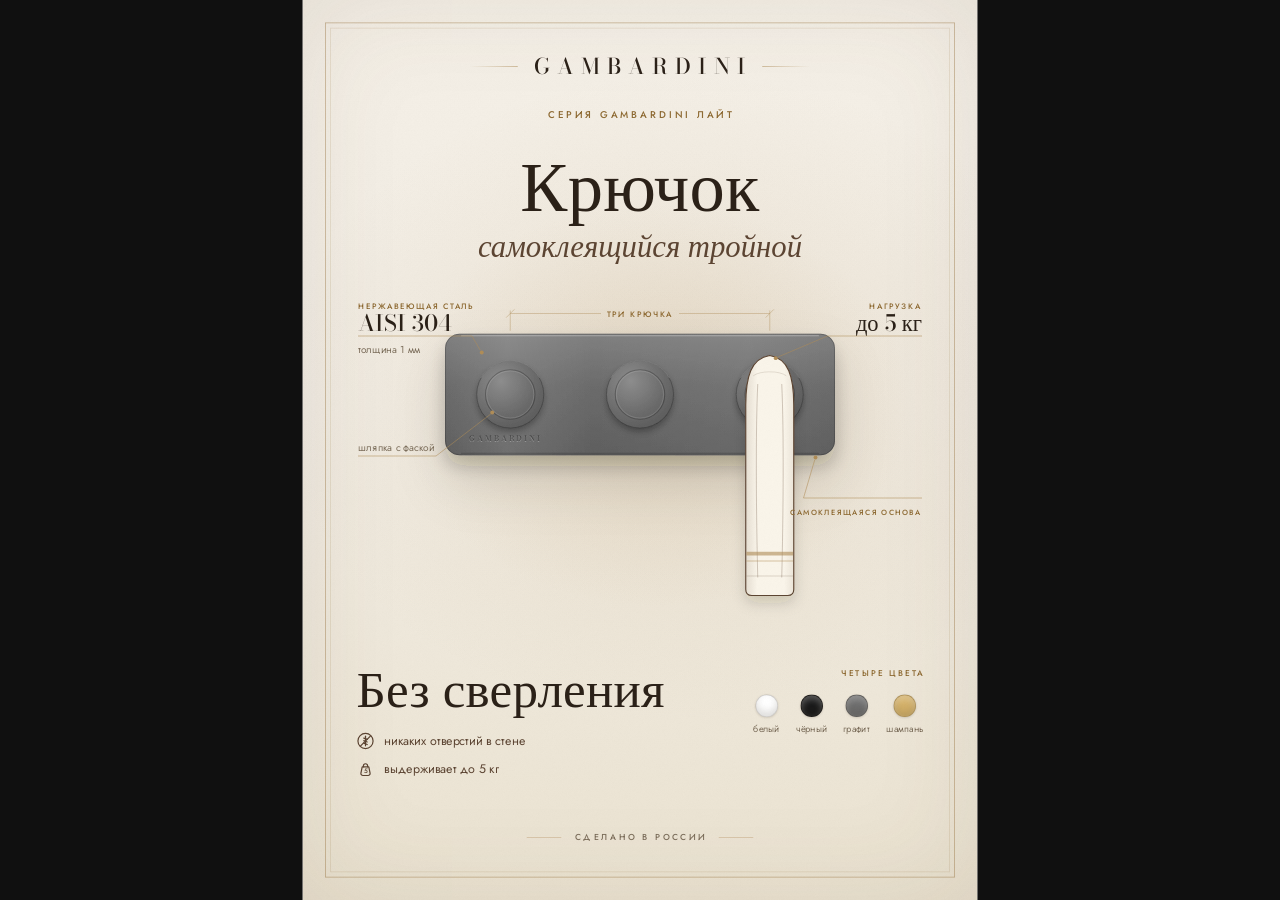
<file: card/viewer.html>
<!doctype html>
<html lang="ru">
<head>
<meta charset="utf-8">
<title>Просмотр карточки</title>
<style>
  html, body { margin: 0; height: 100%; background: #101010; overflow: hidden; }
  #stage { position: absolute; inset: 0; display: flex; align-items: center; justify-content: center; }
  iframe {
    width: 900px; height: 1200px; border: 0; background: #fff;
    transform-origin: center center; flex: none;
  }
</style>
</head>
<body>
<div id="stage"><iframe id="frame" scrolling="no"></iframe></div>
<script>
  const params = new URLSearchParams(location.search);
  const file = params.get('f') || 'card-a.html';
  const frame = document.getElementById('frame');
  frame.src = file;
  function fit() {
    const zoom = parseFloat(params.get('z')) ||
      Math.min(innerWidth / 900, innerHeight / 1200);
    frame.style.transform = 'scale(' + zoom + ')';
  }
  addEventListener('resize', fit);
  fit();
</script>
</body>
</html>
</file>
